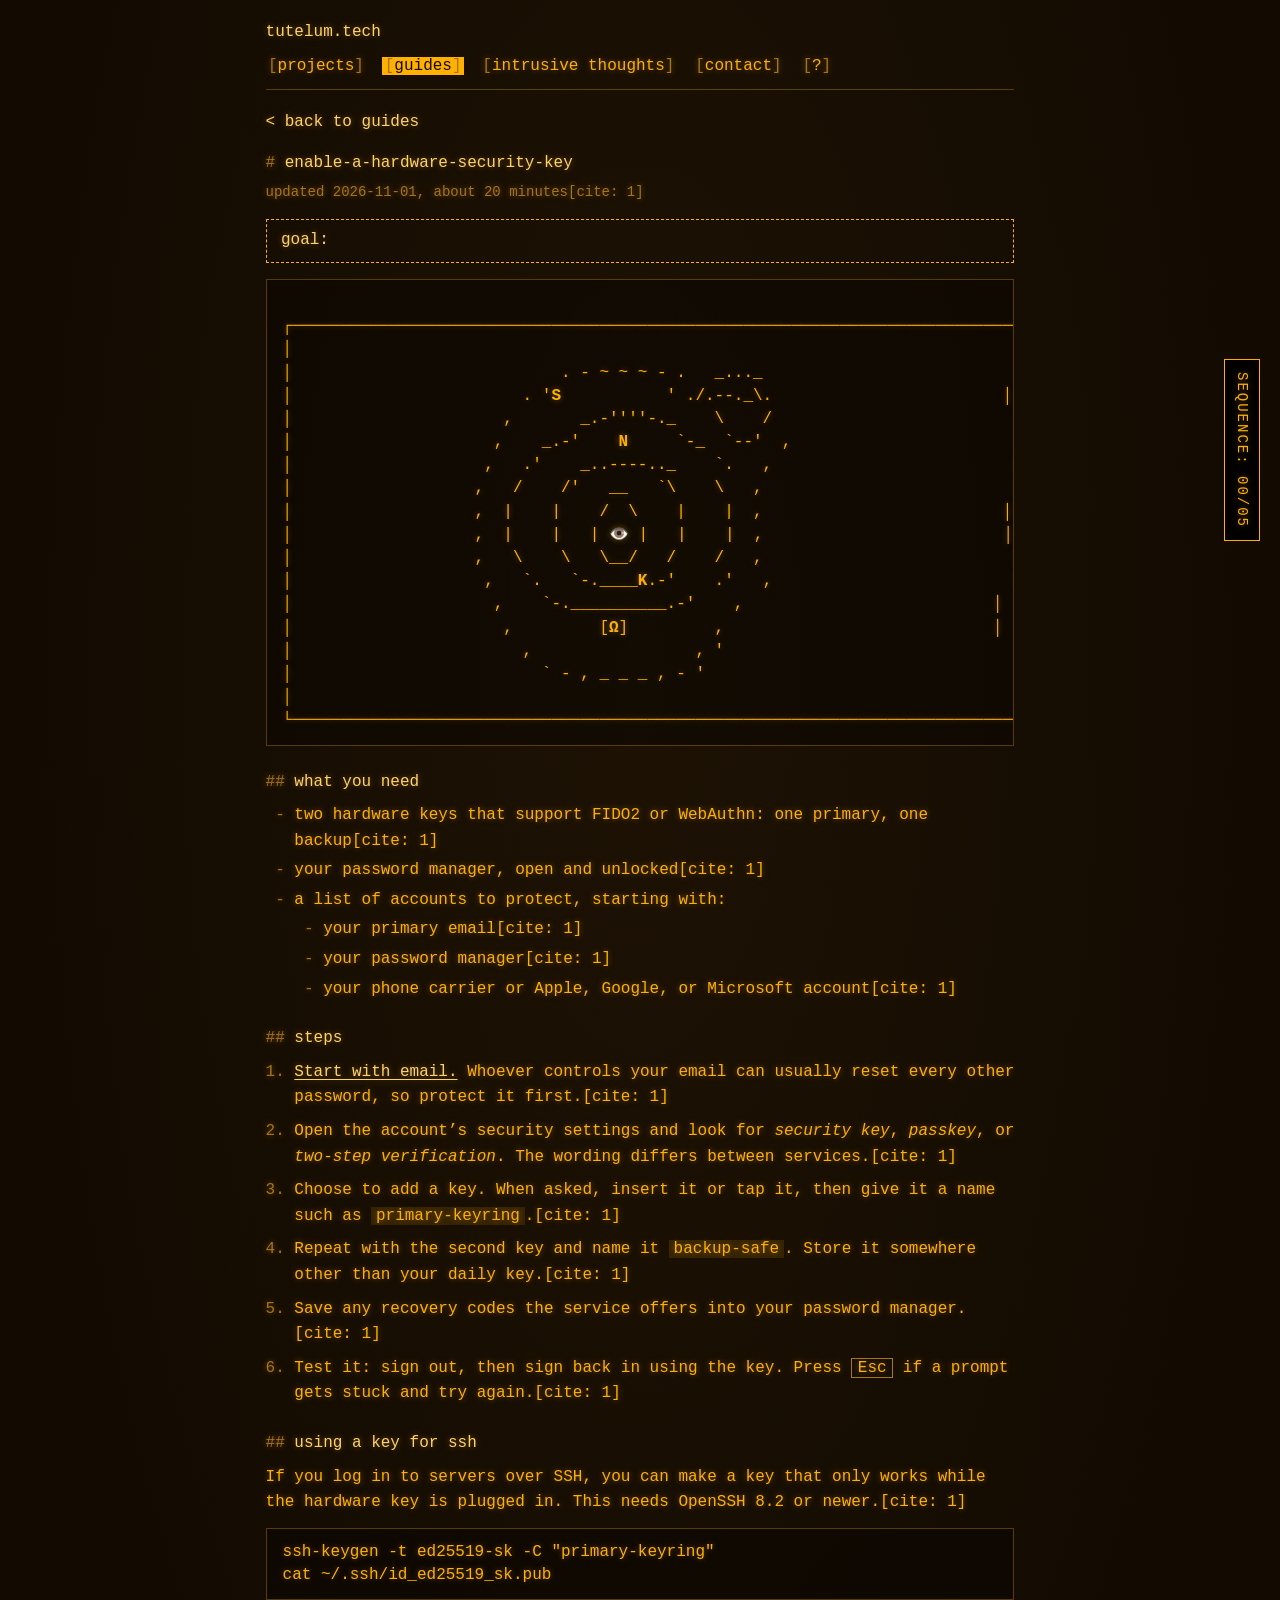
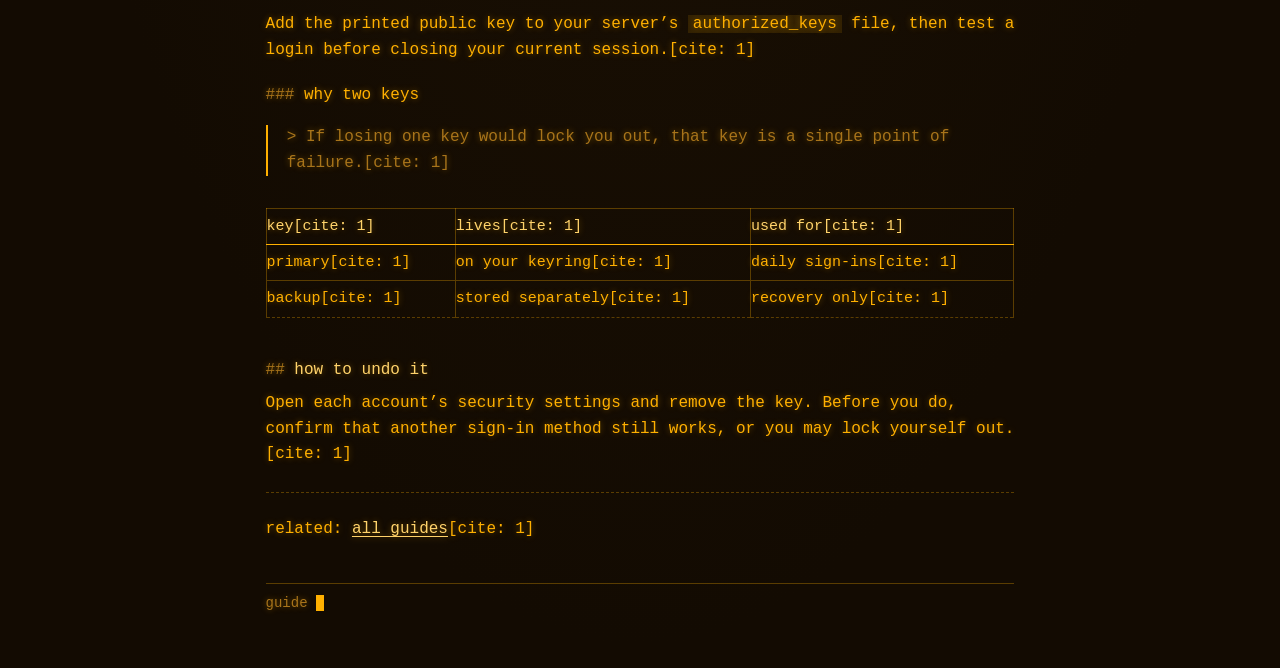
<file: index.html>
<!doctype html>
<html lang="en">
<head>
  <meta charset="utf-8">
  <meta name="viewport" content="width=device-width, initial-scale=1">
  <title>tutelum.tech: enable a hardware security key</title>
  <meta name="description" content="Add a physical security key to your most important accounts, with a backup.">
  <link rel="stylesheet" href="style.css">
  <link rel="stylesheet" href="guide.css">
  <style>
    /* Side Wrapper for ASCII Frame & Revealed Link */
    .ascii-wrapper {
      position: relative;
    }

    /* Secret Revealed Link on Left Side */
    .secret-link-left {
      position: absolute;
      left: -130px;
      top: 50%;
      transform: translateY(-50%);
      font-family: monospace;
      font-size: 13px;
      color: #00ff00;
      text-decoration: none;
      border: 1px dashed #00ff00;
      padding: 6px 10px;
      background: rgba(0, 0, 0, 0.9);
      display: none;
      z-index: 10;
      white-space: nowrap;
    }
    .secret-link-left:hover {
      background: #00ff00;
      color: #000;
    }

    /* Vertical Side Counter */
    .vertical-counter {
      position: fixed;
      right: 20px;
      top: 50%;
      transform: translateY(-50%);
      writing-mode: vertical-rl;
      text-orientation: mixed;
      font-family: monospace;
      font-size: 14px;
      letter-spacing: 2px;
      padding: 12px 6px;
      border: 1px solid currentColor;
      background: rgba(0, 0, 0, 0.85);
      z-index: 1000;
      user-select: none;
      transition: color 0.2s ease, border-color 0.2s ease;
    }

    /* Interactive ASCII Glyphs */
    .secret-glyph {
      cursor: pointer;
      font-weight: bold;
      transition: color 0.15s ease, opacity 0.15s ease;
    }
    .secret-glyph:hover {
      opacity: 0.7;
      text-shadow: 0 0 6px currentColor;
    }
    .secret-glyph:active {
      transform: scale(1.2);
    }
  </style>
</head>
<body>
  <!-- Fixed Vertical Counter -->
  <div class="vertical-counter" id="sideCounter">
    SEQUENCE: <span id="counterValue">00</span>/05
  </div>

  <div class="term">
    <header>
      <p class="brand"><a href="index.html">tutelum.tech</a></p>
      <nav aria-label="Site">
        <ul>
          <li><a href="projects.html">projects</a></li>
          <li><a href="guides.html" aria-current="page">guides</a></li>
          <li><a href="thoughts.html">intrusive thoughts</a></li>
          <li><a href="contact.html">contact</a></li>
          <li><a href="about.html">?</a></li>
        </ul>
      </nav>
    </header>

    <main class="guide">
      <a class="back" href="guides.html">&lt; back to guides</a>

      <h1>enable-a-hardware-security-key</h1>
      <p class="byline">updated 2026-11-01, about 20 minutes[cite: 1]</p>

      <div class="ascii-wrapper">
        <!-- Revealed Link on Left Side -->
        <a href="enable-a-hardware-security-key-alt.html" id="secretLeftLink" class="secret-link-left">&larr; [ALT_PATH]</a>

        <p class="note"><strong>goal:</strong><pre><code>
┌─────────────────────────────────────────────────────────────────────────────┐
│                                                                             │
│                            . - ~ ~ ~ - .   _..._                            │
│                        . '<span class="secret-glyph" data-index="1">S</span>           ' ./.--._\.                        │
│                      ,       _.-''''-._    \    /                           │
│                     ,    _.-'    <span class="secret-glyph" data-index="2">N</span>     `-_  `--'  ,                         │
│                    ,   .'    _..----.._    `.   ,                         │
│                   ,   /    /'   __   `\    \   ,                          │
│                   ,  |    |    /  \    |    |  ,                         │
│                   ,  |    |   | <span class="secret-glyph" data-index="3">👁️</span> |   |    |  ,                         │
│                   ,   \    \   \__/   /    /   ,                          │
│                    ,   `.   `-.____<span class="secret-glyph" data-index="4">K</span>.-'    .'   ,                         │
│                     ,    `-.__________.-'    ,                          │
│                      ,         [<span class="secret-glyph" data-index="5">Ω</span>]         ,                            │
│                        ,                 , '                                │
│                          ` - , _ _ _ , - '                                  │
│                                                                             │
└─────────────────────────────────────────────────────────────────────────────┘
</code></pre>
      </div>

      <h2>what you need</h2>
      <ul>
        <li>two hardware keys that support FIDO2 or WebAuthn: one primary, one backup[cite: 1]</li>
        <li>your password manager, open and unlocked[cite: 1]</li>
        <li>a list of accounts to protect, starting with:
          <ul>
            <li>your primary email[cite: 1]</li>
            <li>your password manager[cite: 1]</li>
            <li>your phone carrier or Apple, Google, or Microsoft account[cite: 1]</li>
          </ul>
        </li>
      </ul>

      <h2>steps</h2>
      <ol>
        <li><strong>Start with email.</strong> Whoever controls your email can usually reset every other password, so protect it first.[cite: 1]</li>
        <li>Open the account’s security settings and look for <em>security key</em>, <em>passkey</em>, or <em>two-step verification</em>. The wording differs between services.[cite: 1]</li>
        <li>Choose to add a key. When asked, insert it or tap it, then give it a name such as <code>primary-keyring</code>.[cite: 1]</li>
        <li>Repeat with the second key and name it <code>backup-safe</code>. Store it somewhere other than your daily key.[cite: 1]</li>
        <li>Save any recovery codes the service offers into your password manager.[cite: 1]</li>
        <li>Test it: sign out, then sign back in using the key. Press <kbd>Esc</kbd> if a prompt gets stuck and try again.[cite: 1]</li>
      </ol>

      <h2>using a key for ssh</h2>
      <p>If you log in to servers over SSH, you can make a key that only works while the hardware key is plugged in. This needs OpenSSH 8.2 or newer.[cite: 1]</p>
      <pre><code>ssh-keygen -t ed25519-sk -C "primary-keyring"
cat ~/.ssh/id_ed25519_sk.pub</code></pre>
      <p>Add the printed public key to your server’s <code>authorized_keys</code> file, then test a login before closing your current session.[cite: 1]</p>

      <h3>why two keys</h3>
      <blockquote>
        <p>If losing one key would lock you out, that key is a single point of failure.[cite: 1]</p>
      </blockquote>

      <div class="table-wrap">
        <table>
          <thead>
            <tr>
              <th>key[cite: 1]</th>
              <th>lives[cite: 1]</th>
              <th>used for[cite: 1]</th>
            </tr>
          </thead>
          <tbody>
            <tr>
              <td>primary[cite: 1]</td>
              <td>on your keyring[cite: 1]</td>
              <td>daily sign-ins[cite: 1]</td>
            </tr>
            <tr>
              <td>backup[cite: 1]</td>
              <td>stored separately[cite: 1]</td>
              <td>recovery only[cite: 1]</td>
            </tr>
          </tbody>
        </table>
      </div>

      <h2>how to undo it</h2>
      <p>Open each account’s security settings and remove the key. Before you do, confirm that another sign-in method still works, or you may lock yourself out.[cite: 1]</p>

      <hr>
      <p>related: <a href="guides.html">all guides</a>[cite: 1]</p>
    </main>

    <footer class="status">
      guide <span class="cursor" aria-hidden="true"></span>
    </footer>
  </div>

  <script>
    document.addEventListener('DOMContentLoaded', () => {
      const STORAGE_STEP_KEY = 'tutelum_glyph_step';
      const STORAGE_COMPLETED_KEY = 'tutelum_glyph_completed';
      
      let currentStep = parseInt(localStorage.getItem(STORAGE_STEP_KEY) || '1', 10);
      const isCompleted = localStorage.getItem(STORAGE_COMPLETED_KEY) === 'true';

      const counterEl = document.getElementById('counterValue');
      const counterContainer = document.getElementById('sideCounter');
      const secretLinkLeft = document.getElementById('secretLeftLink');
      const glyphs = document.querySelectorAll('.secret-glyph');

      function updateUI() {
        if (isCompleted || localStorage.getItem(STORAGE_COMPLETED_KEY) === 'true') {
          counterContainer.style.color = '#00ff00';
          counterContainer.style.borderColor = '#00ff00';
          counterEl.textContent = '05';
          secretLinkLeft.style.display = 'inline-block';
          return;
        }
        const progress = Math.min(currentStep - 1, 5);
        counterEl.textContent = progress.toString().padStart(2, '0');
      }

      updateUI();

      glyphs.forEach(glyph => {
        glyph.addEventListener('click', () => {
          if (localStorage.getItem(STORAGE_COMPLETED_KEY) === 'true') return;

          const clickedIndex = parseInt(glyph.getAttribute('data-index'), 10);

          if (clickedIndex === currentStep) {
            currentStep++;
            localStorage.setItem(STORAGE_STEP_KEY, currentStep);

            if (currentStep > 5) {
              localStorage.setItem(STORAGE_COMPLETED_KEY, 'true');
              triggerSuccessState();
            } else {
              updateUI();
            }
          } else {
            triggerResetState();
          }
        });
      });

      function triggerResetState() {
        currentStep = 1;
        localStorage.setItem(STORAGE_STEP_KEY, '1');
        
        counterContainer.style.color = '#ff4444';
        counterContainer.style.borderColor = '#ff4444';
        counterEl.textContent = 'ERR';

        setTimeout(() => {
          counterContainer.style.color = '';
          counterContainer.style.borderColor = '';
          updateUI();
        }, 800);
      }

      function triggerSuccessState() {
        counterContainer.style.color = '#00ff00';
        counterContainer.style.borderColor = '#00ff00';
        counterEl.textContent = 'OK';

        // Reveal the secret link on the left side of ASCII art
        setTimeout(() => {
          secretLinkLeft.style.display = 'inline-block';
          updateUI();
        }, 400);
      }
    });
  </script>
</body>
</html>
</file>
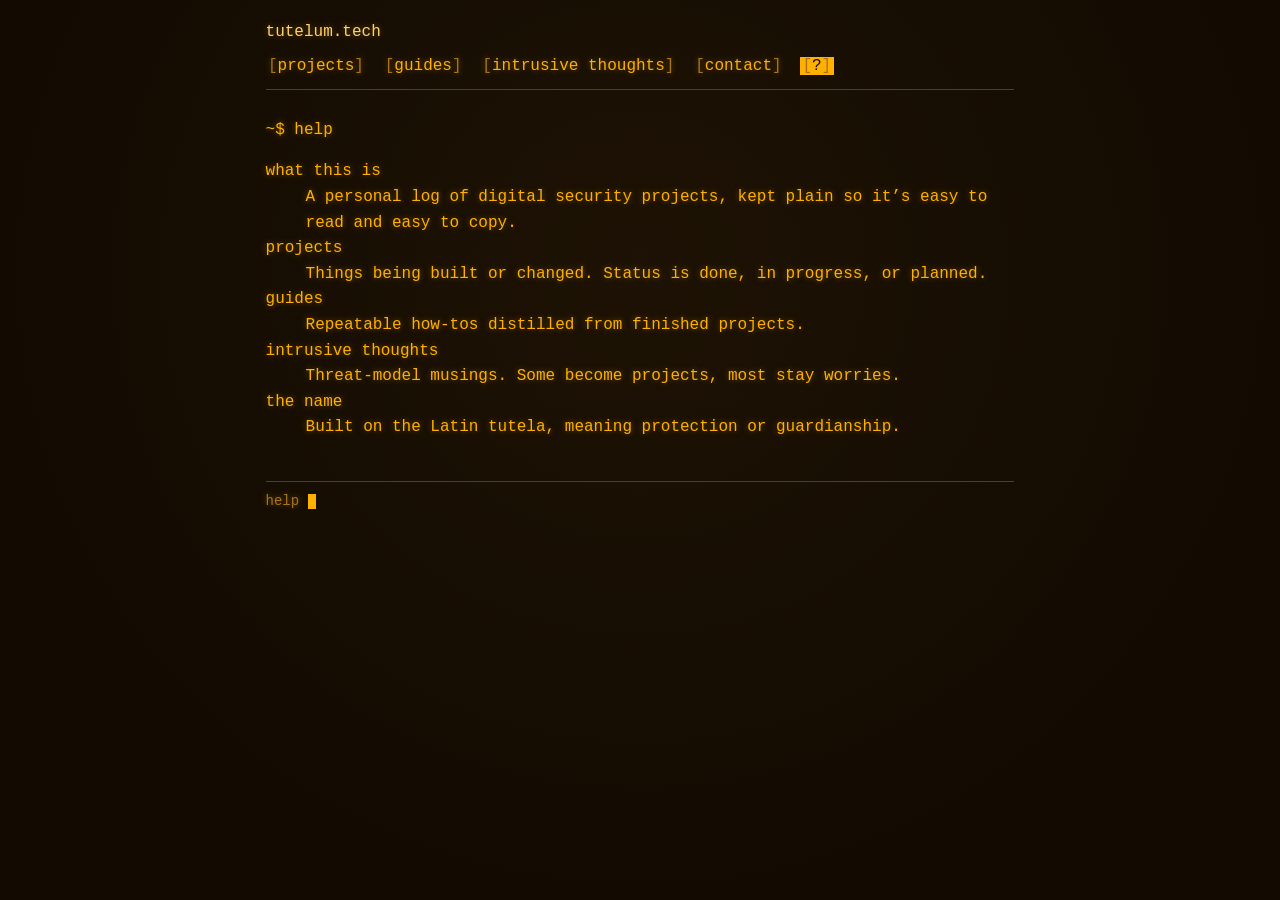
<file: about.html>
<!doctype html>
<html lang="en">
<head>
  <meta charset="utf-8">
  <meta name="viewport" content="width=device-width, initial-scale=1">
  <title>tutelum.tech: ?</title>
  <meta name="description" content="Notes on personal tech projects that make everyday digital life safer.">
  <link rel="stylesheet" href="style.css">
</head>
<body>
  <!-- Inline SVG Symbol Definitions -->
  <svg width="0" height="0" style="position:absolute" aria-hidden="true">
    <symbol id="i-key" viewBox="0 0 12 12">
      <rect x="2" y="3" width="3" height="1"/><rect x="1" y="4" width="1" height="3"/><rect x="5" y="4" width="1" height="3"/><rect x="2" y="7" width="3" height="1"/><rect x="6" y="5" width="5" height="1"/><rect x="7" y="6" width="1" height="1"/><rect x="9" y="6" width="1" height="2"/>
    </symbol>
    <symbol id="i-stele" viewBox="0 0 12 12">
      <rect x="4" y="1" width="4" height="1"/><rect x="3" y="2" width="1" height="8"/><rect x="8" y="2" width="1" height="8"/><rect x="2" y="10" width="8" height="1"/><rect x="5" y="4" width="2" height="1"/><rect x="5" y="6" width="2" height="1"/>
    </symbol>
    <symbol id="i-eye" viewBox="0 0 12 12">
      <rect x="3" y="4" width="6" height="1"/><rect x="2" y="5" width="1" height="2"/><rect x="9" y="5" width="1" height="2"/><rect x="3" y="7" width="6" height="1"/><rect x="5" y="5" width="2" height="2"/>
    </symbol>
    <symbol id="i-mail" viewBox="0 0 12 12">
      <rect x="1" y="3" width="10" height="1"/><rect x="1" y="4" width="1" height="5"/><rect x="10" y="4" width="1" height="5"/><rect x="1" y="9" width="10" height="1"/><rect x="2" y="4" width="1" height="1"/><rect x="3" y="5" width="1" height="1"/><rect x="4" y="6" width="4" height="1"/><rect x="8" y="5" width="1" height="1"/><rect x="9" y="4" width="1" height="1"/>
    </symbol>
    <symbol id="i-help" viewBox="0 0 12 12">
      <rect x="4" y="2" width="4" height="1"/><rect x="3" y="3" width="1" height="1"/><rect x="8" y="3" width="1" height="1"/><rect x="8" y="4" width="1" height="1"/><rect x="7" y="5" width="1" height="1"/><rect x="6" y="6" width="1" height="2"/><rect x="6" y="9" width="1" height="1"/>
    </symbol>
  </svg>

  <div class="term">
    <header>
      <p class="brand"><a href="index.html">tutelum.tech</a></p>
      <nav aria-label="Site">
        <ul>
          <li><a href="projects.html">projects</a></li>
          <li><a href="guides.html">guides</a></li>
          <li><a href="thoughts.html">intrusive thoughts</a></li>
          <li><a href="contact.html">contact</a></li>
          <li><a href="about.html" aria-current="page">?</a></li>
        </ul>
      </nav>
    </header>

    <main>
      <p><span class="pr">~$</span> help</p>
      <dl>
        <dt>what this is</dt>
        <dd>A personal log of digital security projects, kept plain so it’s easy to read and easy to copy.</dd>
        
        <dt>projects</dt>
        <dd>Things being built or changed. Status is done, in progress, or planned.</dd>
        
        <dt>guides</dt>
        <dd>Repeatable how-tos distilled from finished projects.</dd>
        
        <dt>intrusive thoughts</dt>
        <dd>Threat-model musings. Some become projects, most stay worries.</dd>
        
        <dt>the name</dt>
        <dd>Built on the Latin tutela, meaning protection or guardianship.</dd>
      </dl>
    </main>

    <footer class="status">
      help <span class="cursor" aria-hidden="true"></span>
    </footer>
  </div>
</body>
</html>
</file>
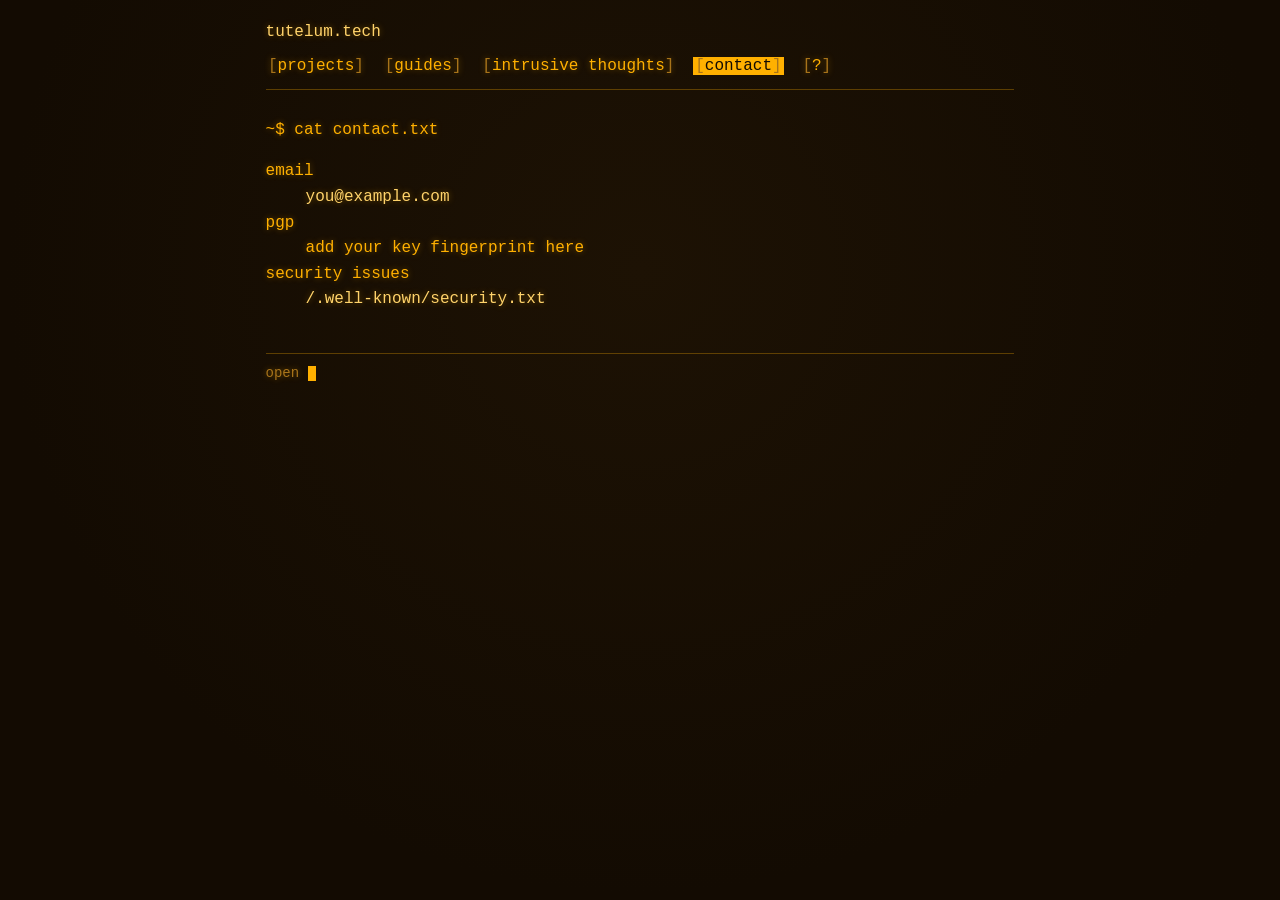
<file: contact.html>
<!doctype html>
<html lang="en">
<head>
  <meta charset="utf-8">
  <meta name="viewport" content="width=device-width, initial-scale=1">
  <title>tutelum.tech: contact</title>
  <meta name="description" content="Notes on personal tech projects that make everyday digital life safer.">
  <link rel="stylesheet" href="style.css">
</head>
<body>
  <!-- Inline SVG Symbol Definitions -->
  <svg width="0" height="0" style="position:absolute" aria-hidden="true">
    <symbol id="i-key" viewBox="0 0 12 12">
      <rect x="2" y="3" width="3" height="1"/><rect x="1" y="4" width="1" height="3"/><rect x="5" y="4" width="1" height="3"/><rect x="2" y="7" width="3" height="1"/><rect x="6" y="5" width="5" height="1"/><rect x="7" y="6" width="1" height="1"/><rect x="9" y="6" width="1" height="2"/>
    </symbol>
    <symbol id="i-stele" viewBox="0 0 12 12">
      <rect x="4" y="1" width="4" height="1"/><rect x="3" y="2" width="1" height="8"/><rect x="8" y="2" width="1" height="8"/><rect x="2" y="10" width="8" height="1"/><rect x="5" y="4" width="2" height="1"/><rect x="5" y="6" width="2" height="1"/>
    </symbol>
    <symbol id="i-eye" viewBox="0 0 12 12">
      <rect x="3" y="4" width="6" height="1"/><rect x="2" y="5" width="1" height="2"/><rect x="9" y="5" width="1" height="2"/><rect x="3" y="7" width="6" height="1"/><rect x="5" y="5" width="2" height="2"/>
    </symbol>
    <symbol id="i-mail" viewBox="0 0 12 12">
      <rect x="1" y="3" width="10" height="1"/><rect x="1" y="4" width="1" height="5"/><rect x="10" y="4" width="1" height="5"/><rect x="1" y="9" width="10" height="1"/><rect x="2" y="4" width="1" height="1"/><rect x="3" y="5" width="1" height="1"/><rect x="4" y="6" width="4" height="1"/><rect x="8" y="5" width="1" height="1"/><rect x="9" y="4" width="1" height="1"/>
    </symbol>
    <symbol id="i-help" viewBox="0 0 12 12">
      <rect x="4" y="2" width="4" height="1"/><rect x="3" y="3" width="1" height="1"/><rect x="8" y="3" width="1" height="1"/><rect x="8" y="4" width="1" height="1"/><rect x="7" y="5" width="1" height="1"/><rect x="6" y="6" width="1" height="2"/><rect x="6" y="9" width="1" height="1"/>
    </symbol>
  </svg>

  <div class="term">
    <header>
      <p class="brand"><a href="index.html">tutelum.tech</a></p>
      <nav aria-label="Site">
        <ul>
          <li><a href="projects.html">projects</a></li>
          <li><a href="guides.html">guides</a></li>
          <li><a href="thoughts.html">intrusive thoughts</a></li>
          <li><a href="contact.html" aria-current="page">contact</a></li>
          <li><a href="about.html">?</a></li>
        </ul>
      </nav>
    </header>

    <main>
      <p><span class="pr">~$</span> cat contact.txt</p>
      
      <!-- Replace the placeholders below -->
      <dl>
        <dt>email</dt>
        <dd><a href="mailto:you@example.com">you@example.com</a></dd>
        
        <dt>pgp</dt>
        <dd>add your key fingerprint here</dd>
        
        <dt>security issues</dt>
        <dd><a href="/.well-known/security.txt">/.well-known/security.txt</a></dd>
      </dl>
    </main>

    <footer class="status">
      open <span class="cursor" aria-hidden="true"></span>
    </footer>
  </div>
</body>
</html>
</file>
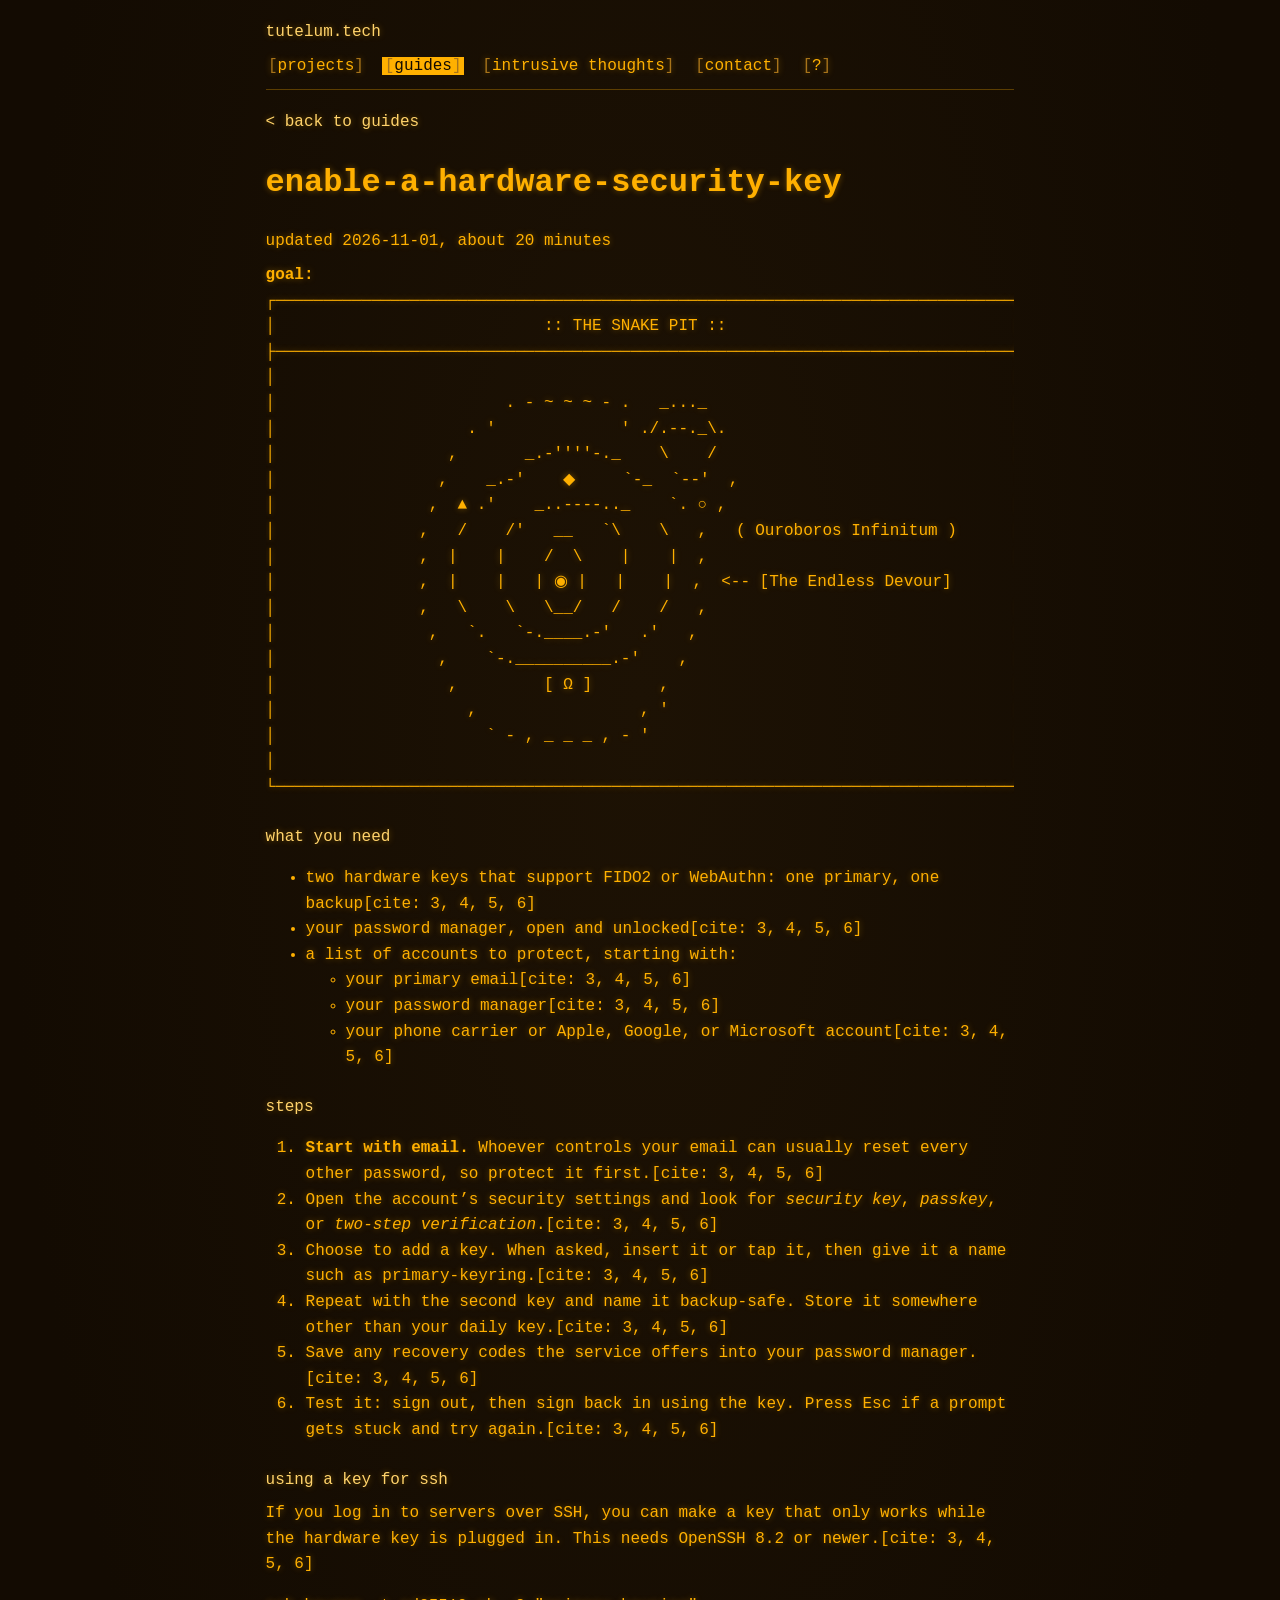
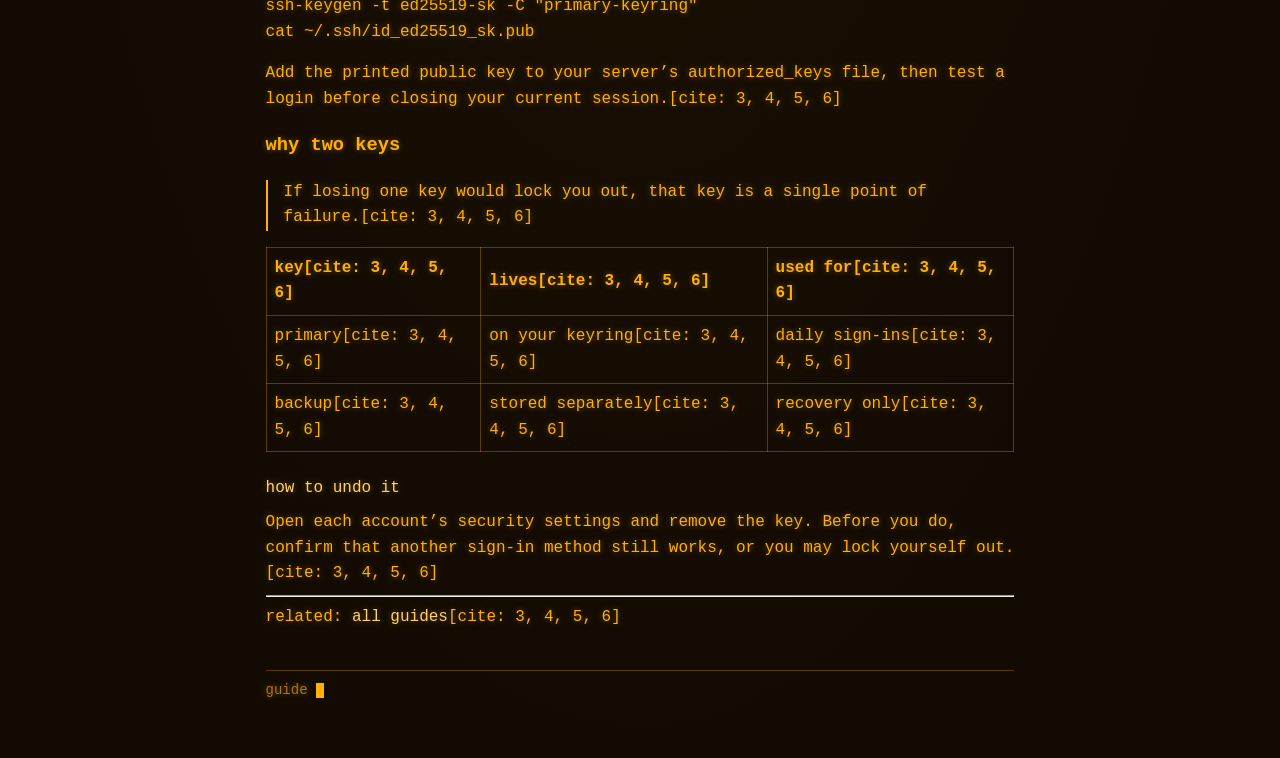
<file: enable-a-hardware-security-key.html>
<!doctype html>
<html lang="en">
<head>
  <meta charset="utf-8">
  <meta name="viewport" content="width=device-width, initial-scale=1">
  <title>tutelum.tech: enable a hardware security key</title>
  <meta name="description" content="Add a physical security key to your most important accounts, with a backup.">
  <style>
    /* ==========================================
       1. VARIABLES & DESIGN TOKENS
       ========================================== */
    :root {
      --bg: #130b02;
      --amber: #ffb000;
      --bright: #ffd36b;
      --dim: #a8741a;
      --rule: rgba(255, 176, 0, .3);
      --font: ui-monospace, "Cascadia Mono", "SF Mono", Menlo, Consolas, "Liberation Mono", monospace;
      color-scheme: dark;
    }

    * { box-sizing: border-box; }
    html { background: var(--bg); }
    body {
      margin: 0;
      padding: 1.25rem 1rem 3rem;
      min-height: 100vh;
      background: radial-gradient(ellipse at 50% 30%, #1d1204 0%, var(--bg) 70%);
      color: var(--amber);
      font: 16px/1.6 var(--font);
      text-shadow: 0 0 6px rgba(255, 176, 0, .4);
    }

    a { color: var(--bright); text-decoration: none; }
    a:focus-visible { outline: 2px solid var(--bright); outline-offset: 2px; }
    p { margin: .5rem 0; }
    h2 { font-size: 1rem; font-weight: normal; margin: 1.5rem 0 .4rem; color: var(--bright); }

    .term { max-width: 78ch; margin: 0 auto; }
    main { padding-top: 1.25rem; }

    /* Header & Navigation */
    .brand { font-size: 1rem; margin: 0; font-weight: normal; }
    .brand a { color: var(--bright); }
    nav ul {
      list-style: none;
      margin: .5rem 0 0;
      padding: 0 0 .6rem;
      display: flex;
      flex-wrap: wrap;
      gap: .1rem 1rem;
      border-bottom: 1px solid var(--rule);
    }
    nav a { color: var(--amber); padding: 0 .15rem; }
    nav a::before { content: "["; color: var(--dim); }
    nav a::after { content: "]"; color: var(--dim); }
    nav a:hover, nav a:focus-visible { background: var(--amber); color: var(--bg); text-shadow: none; }
    nav a[aria-current="page"] { background: var(--amber); color: var(--bg); text-shadow: none; }

    /* Shifted Puzzle Block Styling & Blink Animation */
    .ib {
      font-style: normal;
      font-weight: bold;
      color: #00f0ff !important;
      text-shadow: 0 0 8px #00f0ff, 0 0 15px #00f0ff;
      background: rgba(0, 240, 255, 0.1);
      padding: 0 2px;
      border-bottom: 1px solid #00f0ff;
    }

    @keyframes shiftBlink {
      0%, 100% { opacity: 1; transform: scale(1); }
      50% { opacity: 0.1; transform: scale(1.15); }
    }

    .ib.flash {
      animation: shiftBlink 0.2s ease 3;
    }

    .art-wrap { overflow-x: auto; }
    .guide .art-wrap pre { margin: 0; border: 0; background: none; padding: 0; cursor: default; user-select: none; -webkit-user-select: none; }
    #cmd { color: var(--bright,#ffd24a); text-decoration: none; }
    #cmd:hover, #cmd:focus-visible { background: var(--amber,#ffb000); color: #000; outline: none; }

    /* Tables & Blockquotes */
    table { width: 100%; border-collapse: collapse; margin: 1rem 0; }
    th, td { border: 1px solid var(--rule); padding: 0.5rem; text-align: left; }
    blockquote { border-left: 2px solid var(--amber); margin-left: 0; padding-left: 1rem; }

    /* Footer & Status */
    .status {
      margin-top: 2.5rem;
      padding-top: .5rem;
      border-top: 1px solid var(--rule);
      color: var(--dim);
      font-size: .875rem;
    }
    .cursor {
      display: inline-block;
      width: .6em;
      height: 1.1em;
      background: var(--amber);
      vertical-align: text-bottom;
      animation: blink 1.1s steps(1) infinite;
    }
    @keyframes blink { 50% { opacity: 0; } }

    /* ==========================================
       PSEUDO-CONSOLE WINDOW STYLES
       ========================================== */
    .pseudo-console {
      position: fixed;
      bottom: 30px;
      right: 30px;
      width: 320px;
      background: rgba(10, 10, 10, 0.95);
      border: 1px solid var(--amber);
      box-shadow: 0 4px 20px rgba(0, 0, 0, 0.8), 0 0 10px rgba(255, 176, 0, 0.2);
      font-family: var(--font);
      color: var(--amber);
      z-index: 9999;
      display: none;
      flex-direction: column;
      user-select: none;
    }
    .console-header {
      background: var(--amber);
      color: var(--bg);
      padding: 4px 8px;
      font-size: 12px;
      font-weight: bold;
      display: flex;
      justify-content: space-between;
      align-items: center;
      cursor: move;
    }
    .console-title { letter-spacing: 1px; }
    .console-body {
      padding: 10px;
      font-size: 12px;
      max-height: 150px;
      overflow-y: auto;
      display: flex;
      flex-direction: column;
      gap: 6px;
    }
    .console-output { white-space: pre-wrap; word-break: break-all; opacity: 0.85; line-height: 1.4; }
    .console-input-line {
      display: flex;
      align-items: center;
      gap: 6px;
      border-top: 1px dashed var(--rule);
      padding-top: 6px;
    }
    .console-prompt { color: var(--bright); }
    .console-input {
      background: transparent;
      border: none;
      color: var(--bright);
      font-family: var(--font);
      font-size: 12px;
      outline: none;
      width: 100%;
    }

    /* ==========================================
       GLITCH & REBOOT OVERLAY ANIMATION EFFECTS
       ========================================== */
    @keyframes screenGlitch {
      0% { transform: translate(0); filter: hue-rotate(0deg); }
      20% { transform: translate(-5px, 5px); filter: hue-rotate(90deg) invert(1); }
      40% { transform: translate(-3px, -3px); filter: hue-rotate(180deg); }
      60% { transform: translate(5px, 3px); filter: hue-rotate(270deg) invert(1); }
      80% { transform: translate(2px, -2px); filter: hue-rotate(45deg); }
      100% { transform: translate(0); filter: none; }
    }

    @keyframes scanlineFlicker {
      0% { opacity: 0.8; }
      50% { opacity: 0.2; background: linear-gradient(rgba(18, 16, 16, 0) 50%, rgba(0, 0, 0, 0.5) 50%); background-size: 100% 4px; }
      100% { opacity: 0.8; }
    }

    .glitch-active {
      animation: screenGlitch 0.15s infinite linear, scanlineFlicker 0.1s infinite;
      pointer-events: none;
    }

    #bootOverlay {
      position: fixed;
      top: 0;
      left: 0;
      width: 100vw;
      height: 100vh;
      background: #000;
      color: #00ff00;
      font-family: var(--font);
      font-size: 13px;
      padding: 20px;
      box-sizing: border-box;
      z-index: 999999;
      display: none;
      overflow: hidden;
      white-space: pre-wrap;
    }
  </style>
</head>
<body>
  <!-- Full Screen Reboot Overlay -->
  <div id="bootOverlay"></div>

  <!-- Floating Pseudo-Console Window -->
  <div id="pseudoConsole" class="pseudo-console">
    <div class="console-header" id="consoleHeader">
      <span class="console-title">TUTELUM_SH // KERNEL_CLI</span>
      <span>_</span>
    </div>
    <div class="console-body">
      <div id="consoleOutput" class="console-output">SECURE TERMINAL ACTIVE. Type 'help' for commands.</div>
      <div class="console-input-line">
        <span class="console-prompt">&gt;</span>
        <input type="text" id="consoleInput" class="console-input" autocomplete="off" spellcheck="false">
      </div>
    </div>
  </div>

  <div class="term">
    <header>
      <p class="brand"><a href="index.html">tutelum.tech</a></p>
      <nav aria-label="Site">
        <ul>
          <li><a href="projects.html">projects</a></li>
          <li><a href="guides.html" aria-current="page">guides</a></li>
          <li><a href="thoughts.html">intrusive thoughts</a></li>
          <li><a href="contact.html">contact</a></li>
          <li><a href="about.html">?</a></li>
        </ul>
      </nav>
    </header>

    <main class="guide">
      <a class="back" href="guides.html">&lt; back to guides</a>

      <h1>enable-a-hardware-security-key</h1>
      <p class="byline">updated 2026-11-01, about 20 minutes</p>

      <div class="note">
        <strong>goal:</strong>
        <div class="art-wrap">
<pre aria-hidden="true"><code>┌─────────────────────────────────────────────────────────────────────────────┐
│                            :: THE SNAKE PIT ::                              │
├─────────────────────────────────────────────────────────────────────────────┤
│                                                                             │
│                        . - ~ ~ ~ - .   _..._                                │
│                    . '             ' ./.--._\.                              │
│                  ,       _.-''''-._    \    /                               │
│                 ,    _.-'    ◆     `-_  `--'  ,                             │
│                ,  ▲ .'    _..----.._    `. ○ ,                              │
│               ,   /    /'   __   `\    \   ,   ( Ouroboros Infinitum )      │
│               ,  |    |    /  \    |    |  ,                                │
│               ,  |    |   | ◉ |   |    |  ,  &lt;-- [The Endless Devour]       │
│               ,   \    \   \__/   /    /   ,                                │
│                ,   `.   `-.____.-'   .'   ,                                 │
│                 ,    `-.__________.-'    ,                                  │
│                  ,         [ Ω ]       ,                                    │
│                    ,                 , '                                    │
│                      ` - , _ _ _ , - '                                      │
│                                                                             │
└─────────────────────────────────────────────────────────────────────────────┘
</code></pre>
        </div>
      </div>

      <h2>what you need</h2>
      <ul>
        <li>two hardware keys that support FIDO2 or WebAuthn: one primary, one backup[cite: 3, 4, 5, 6]</li>
        <li>your password manager, open and unlocked[cite: 3, 4, 5, 6]</li>
        <li>a list of accounts to protect, starting with:
          <ul>
            <li>your primary email[cite: 3, 4, 5, 6]</li>
            <li>your password manager[cite: 3, 4, 5, 6]</li>
            <li>your phone carrier or Apple, Google, or Microsoft account[cite: 3, 4, 5, 6]</li>
          </ul>
        </li>
      </ul>

      <h2>steps</h2>
      <ol>
        <li><strong>Start with email.</strong> Whoever controls your email can usually reset every other password, so protect it first.[cite: 3, 4, 5, 6]</li>
        <li>Open the account’s security settings and look for <em>security key</em>, <em>passkey</em>, or <em>two-step verification</em>.[cite: 3, 4, 5, 6]</li>
        <li>Choose to add a key. When asked, insert it or tap it, then give it a name such as <code>primary-keyring</code>.[cite: 3, 4, 5, 6]</li>
        <li>Repeat with the second key and name it <code>backup-safe</code>. Store it somewhere other than your daily key.[cite: 3, 4, 5, 6]</li>
        <li>Save any recovery codes the service offers into your password manager.[cite: 3, 4, 5, 6]</li>
        <li>Test it: sign out, then sign back in using the key. Press <kbd>Esc</kbd> if a prompt gets stuck and try again.[cite: 3, 4, 5, 6]</li>
      </ol>

      <h2>using a key for ssh</h2>
      <p>If you log in to servers over SSH, you can make a key that only works while the hardware key is plugged in. This needs OpenSSH 8.2 or newer.[cite: 3, 4, 5, 6]</p>
      <pre><code>ssh-keygen -t ed25519-sk -C "primary-keyring"
cat ~/.ssh/id_ed25519_sk.pub</code></pre>
      <p>Add the printed public key to your server’s <code>authorized_keys</code> file, then test a login before closing your current session.[cite: 3, 4, 5, 6]</p>

      <h3>why two keys</h3>
      <blockquote>
        <p>If losing one key would lock you out, that key is a single point of failure.[cite: 3, 4, 5, 6]</p>
      </blockquote>

      <div class="table-wrap">
        <table>
          <thead>
            <tr>
              <th>key[cite: 3, 4, 5, 6]</th>
              <th>lives[cite: 3, 4, 5, 6]</th>
              <th>used for[cite: 3, 4, 5, 6]</th>
            </tr>
          </thead>
          <tbody>
            <tr>
              <td>primary[cite: 3, 4, 5, 6]</td>
              <td>on your keyring[cite: 3, 4, 5, 6]</td>
              <td>daily sign-ins[cite: 3, 4, 5, 6]</td>
            </tr>
            <tr>
              <td>backup[cite: 3, 4, 5, 6]</td>
              <td>stored separately[cite: 3, 4, 5, 6]</td>
              <td>recovery only[cite: 3, 4, 5, 6]</td>
            </tr>
          </tbody>
        </table>
      </div>

      <h2>how to undo it</h2>
      <p>Open each account’s security settings and remove the key. Before you do, confirm that another sign-in method still works, or you may lock yourself out.[cite: 3, 4, 5, 6]</p>

      <hr>
      <p>related: <a href="guides.html">all guides</a>[cite: 3, 4, 5, 6]</p>
    </main>

    <footer class="status">
      guide <span class="cursor" aria-hidden="true"></span>
    </footer>
  </div>

  <script>
(function(){
  var CODE=['1fb5xey', '1yr9rre', 'jaxn0h', '1hr2h0j', '1jp5zva'];
  var HREF='aGlkZGVuLXBhZ2UuaHRtbA==';
  var W=atob('aW5jZW5kaWFyeQ=='),SZ=[1,2,2,2,3],PIECES=[],o=0;
  SZ.forEach(function(n){PIECES.push(W.substr(o,n));o+=n});
  var pre=document.querySelector('.art-wrap pre'),code=pre.firstElementChild;
  var grid=code.textContent.split('\n'),step=0,done=false,entering=false,runsList=null,bk=null,touched=[],shifts=0;
  function H(s){var h=2166136261;for(var i=0;i<s.length;i++){h^=s.charCodeAt(i);h=Math.imul(h,16777619)}return(h>>>0).toString(36)}
  function K(r,c){return H('tt:'+r+','+c)}
  function cell(e){
    var n=code.firstChild,g=document.createRange();
    g.setStart(n,0);g.setEnd(n,1);var a=g.getBoundingClientRect();
    var q=grid[0].length+1;g.setStart(n,q);g.setEnd(n,q+1);var b=g.getBoundingClientRect();
    var lh=b.top-a.top,top=a.top-(lh-a.height)/2;
    return[Math.floor((e.clientY-top)/lh),Math.floor((e.clientX-a.left)/a.width)];
  }
/*PLAN*/
  function rnd(a){return a[Math.floor(Math.random()*a.length)]}
  function span(r){
    var c=r.cs,lo=0,hi=c.length-1;
    while(lo<=hi&&/\s/.test(c[lo]))lo++;
    while(hi>=lo&&/\s/.test(c[hi]))hi--;
    return[lo,hi];
  }
  function touch(r){if(touched.indexOf(r)<0)touched.push(r)}
  function inBlock(r,i,l){return bk&&bk.run===r&&i<bk.bs+bk.bl&&i+l>bk.bs}
  function begin(){
    var occ=[],k;
    runsList.forEach(function(r){
      var sp=span(r);
      for(var i=sp[0];i<=sp[1];i++)if(r.cs[i].toLowerCase()==='i')occ.push({r:r,i:i});
    });
    if(!occ.length)return false;
    var p=rnd(occ),r=p.r,sp=span(r),t=-1;
    for(k=0;k<12&&t<0;k++){
      var c=p.i+(Math.random()<.5?-1:1)*(2+Math.floor(Math.random()*4));
      if(c>=sp[0]&&c<=sp[1])t=c;
    }
    if(t<0)return false;
    var ch=r.cs.splice(p.i,1)[0];r.cs.splice(t,0,ch);
    bk={run:r,bs:t,bl:1};touch(r);
    return true;
  }
  function grow(s){
    var pc=PIECES[s],P=[],cand=[],j;
    runsList.forEach(function(r){
      var low=r.cs.join('').toLowerCase(),sp=span(r);
      for(var i=sp[0];i+pc.length-1<=sp[1];i++)
        if(low.substr(i,pc.length)===pc&&!inBlock(r,i,pc.length))cand.push({r:r,i:i});
    });
    if(cand.length){
      var q=rnd(cand);
      for(j=0;j<pc.length;j++)P.push({r:q.r,i:q.i+j});
    }else{
      for(j=0;j<pc.length;j++){
        var c2=[];
        runsList.forEach(function(r){
          var sp=span(r);
          for(var x=sp[0];x<=sp[1];x++)
            if(r.cs[x].toLowerCase()===pc.charAt(j)&&!inBlock(r,x,1)&&!P.some(function(y){return y.r===r&&y.i===x}))c2.push({r:r,i:x});
        });
        if(!c2.length)return false;
        P.push(rnd(c2));
      }
    }
    var rm=[],dest=P[0].r,i;
    function mark(r,x){
      var e=rm.filter(function(z){return z.r===r})[0];
      if(!e){e={r:r,s:{}};rm.push(e)}
      e.s[x]=1;
    }
    for(i=0;i<bk.bl;i++)mark(bk.run,bk.bs+i);
    P.forEach(function(y){mark(y.r,y.i)});
    var bc=bk.run.cs.slice(bk.bs,bk.bs+bk.bl),pcs=P.map(function(y){return y.r.cs[y.i]}),ins=0;
    rm.forEach(function(e){
      var kept=[];
      e.r.cs.forEach(function(c,x){
        if(e.s[x])return;
        if(e.r===dest&&x<P[0].i)ins++;
        kept.push(c);
      });
      e.r.cs=kept;touch(e.r);
    });
    dest.cs=dest.cs.slice(0,ins).concat(bc,pcs,dest.cs.slice(ins));
    bk={run:dest,bs:ins,bl:bc.length+pcs.length};
    touch(dest);
    return true;
  }
/*ENDPLAN*/
  function collect(){
    var out=[],n;
    var w=document.createTreeWalker(document.body,NodeFilter.SHOW_TEXT,{acceptNode:function(t){
      var p=t.parentElement;
      if(!p||p.closest('script,style,noscript,pre,code,kbd,.art-wrap,.status,.pseudo-console,#bootOverlay'))return NodeFilter.FILTER_REJECT;
      return t.nodeValue.trim().length>=12?NodeFilter.FILTER_ACCEPT:NodeFilter.FILTER_REJECT;
    }});
    while((n=w.nextNode()))out.push({n:n,orig:n.nodeValue,cs:n.nodeValue.split(''),sp:null});
    return out;
  }

  function split(r){
    var str=r.cs.join('');
    if(!r.sp){
      var par=r.n.parentNode;
      r.pre=document.createTextNode('');r.post=document.createTextNode('');
      r.sp=document.createElement('span');r.sp.className='ib';
      par.insertBefore(r.pre,r.n);par.insertBefore(r.sp,r.n);par.insertBefore(r.post,r.n);
      par.removeChild(r.n);
    }
    // Trigger rapid flash animation whenever split is updated/shifted
    r.sp.classList.remove('flash');
    void r.sp.offsetWidth; // Trigger reflow to restart animation
    r.sp.classList.add('flash');

    r.pre.nodeValue=str.slice(0,bk.bs);
    r.sp.textContent=str.slice(bk.bs,bk.bs+bk.bl);
    r.post.nodeValue=str.slice(bk.bs+bk.bl);
  }
  function plain(r){
    if(r.sp){
      var par=r.sp.parentNode;
      par.insertBefore(r.n,r.pre);par.removeChild(r.pre);par.removeChild(r.sp);par.removeChild(r.post);
      r.sp=null;
    }
    r.n.nodeValue=r.cs.join('');
  }
  function drawAll(){touched.forEach(function(r){if(bk&&bk.run===r)split(r);else plain(r)})}
  function reset(){
    touched.forEach(function(r){r.cs=r.orig.split('')});
    bk=null;shifts=0;drawAll();touched=[];step=0;done=false;
  }
  var ac;
  function beep(){
    try{
      ac=ac||new(window.AudioContext||window.webkitAudioContext)();
      if(ac.state==='suspended')ac.resume();
      var os=ac.createOscillator(),g=ac.createGain(),t=ac.currentTime;
      os.type='square';os.frequency.setValueAtTime(1000,t);
      g.gain.setValueAtTime(.0001,t);g.gain.exponentialRampToValueAtTime(.06,t+.01);
      g.gain.setValueAtTime(.06,t+.17);g.gain.exponentialRampToValueAtTime(.0001,t+.2);
      os.connect(g);g.connect(ac.destination);os.start(t);os.stop(t+.21);
    }catch(x){}
  }
  function trigger(){
    beep();
    if(!document.getElementById('cmd')){
      var cu=document.querySelector('.status .cursor'),a=document.createElement('a');
      a.id='cmd';a.href=atob(HREF);a.textContent='> enter';
      cu.before(a,' ');
    }
    if(window.unlockConsole){
      window.unlockConsole();
    }
    reset();
  }
  pre.addEventListener('click',function(e){
    var p=cell(e);
    if(p[0]<0||p[0]>=grid.length)return;
    var idx=CODE.indexOf(K(p[0],p[1]));
    if(idx<0)return;
    if(idx!==step)reset();
    if(idx===step){
      if(!runsList)runsList=collect();
      if(!(step===0?begin():grow(step)))return;
      shifts++;drawAll();step++;
      if(step===CODE.length)done=true;
    }
  });
  document.addEventListener('click',function(e){
    if(!done)return;
    var r=document.createRange();
    r.selectNodeContents(bk.run.sp);
    var rs=r.getClientRects();
    for(var i=0;i<rs.length;i++)
      if(e.clientX>=rs[i].left&&e.clientX<=rs[i].right&&e.clientY>=rs[i].top&&e.clientY<=rs[i].bottom){trigger();return}
  });
})();

// --- PSEUDO-CONSOLE LOGIC ---
document.addEventListener('DOMContentLoaded', () => {
  const consoleEl = document.getElementById('pseudoConsole');
  const headerEl = document.getElementById('consoleHeader');
  const inputEl = document.getElementById('consoleInput');
  const outputEl = document.getElementById('consoleOutput');
  const bootOverlay = document.getElementById('bootOverlay');

  const STORAGE_CONSOLE_UNLOCK = 'tutelum_console_unlocked';

  function checkConsoleUnlock() {
    if (localStorage.getItem(STORAGE_CONSOLE_UNLOCK) === 'true') {
      consoleEl.style.display = 'flex';
    }
  }
  checkConsoleUnlock();

  window.unlockConsole = function() {
    localStorage.setItem(STORAGE_CONSOLE_UNLOCK, 'true');
    consoleEl.style.display = 'flex';
    outputEl.textContent += '\n[!] KERNEL OVERRIDE: Console interface initialized.';
  };

  let isDragging = false;
  let startX, startY, initialLeft, initialTop;

  headerEl.addEventListener('mousedown', (e) => {
    isDragging = true;
    startX = e.clientX;
    startY = e.clientY;
    const rect = consoleEl.getBoundingClientRect();
    initialLeft = rect.left;
    initialTop = rect.top;

    consoleEl.style.bottom = 'auto';
    consoleEl.style.right = 'auto';
    consoleEl.style.left = initialLeft + 'px';
    consoleEl.style.top = initialTop + 'px';
    e.preventDefault();
  });

  document.addEventListener('mousemove', (e) => {
    if (!isDragging) return;
    consoleEl.style.left = (initialLeft + (e.clientX - startX)) + 'px';
    consoleEl.style.top = (initialTop + (e.clientY - startY)) + 'px';
  });

  document.addEventListener('mouseup', () => { isDragging = false; });

  const commandHistory = [];
  let historyIndex = -1;

  const availableCommands = [
    'help', 'status', 'clear', 'decrypt', 
    'system-diagnostic', 'override-protocol', 'security-audit', 'total recall', 'recall'
  ];
  const MAX_SUGGESTIONS = 3;

  inputEl.addEventListener('keydown', (e) => {
    if (e.key === 'ArrowUp') {
      if (commandHistory.length > 0 && historyIndex > 0) {
        historyIndex--;
        inputEl.value = commandHistory[historyIndex];
      }
      e.preventDefault();
      return;
    } 
    else if (e.key === 'ArrowDown') {
      if (historyIndex < commandHistory.length - 1) {
        historyIndex++;
        inputEl.value = commandHistory[historyIndex];
      } else {
        historyIndex = commandHistory.length;
        inputEl.value = '';
      }
      e.preventDefault();
      return;
    }

    if (e.key === 'Tab') {
      e.preventDefault();
      const partial = inputEl.value.trim().toLowerCase();
      if (!partial) return;

      const matches = availableCommands
        .filter(c => c.startsWith(partial))
        .slice(0, MAX_SUGGESTIONS);

      if (matches.length === 1) {
        inputEl.value = matches[0];
      } else if (matches.length > 1) {
        outputEl.textContent += `\n> ${partial}\nSuggestions (${matches.length} capped): ${matches.join(', ')}`;
        consoleEl.querySelector('.console-body').scrollTop = outputEl.scrollHeight;
      }
      return;
    }

    if (e.key === 'Enter') {
      const cmd = inputEl.value.trim().toLowerCase();
      inputEl.value = '';
      if (cmd === '') return;

      commandHistory.push(cmd);
      historyIndex = commandHistory.length;

      let response = '';
      switch (cmd) {
        case 'help':
          response = 'COMMANDS: help, status, clear, decrypt [token], system-diagnostic, total recall';
          break;
        case 'status':
          response = 'SYS_STATE: SECURE\nNODE_LINK: ACTIVE\nCHECKSUM: VALIDATED';
          break;
        case 'system-diagnostic':
          response = 'DIAGNOSTIC: All crypto layers nominal. Zero intrusion vectors found.';
          break;
        case 'clear':
          outputEl.textContent = '';
          return;
        case 'total recall':
        case 'recall':
          response = 'CRITICAL ALERT: Purging telemetry buffers and resetting core matrices...\n[!] REBOOT INITIALIZED.';
          outputEl.textContent += `\n> ${cmd}\n${response}`;
          consoleEl.querySelector('.console-body').scrollTop = outputEl.scrollHeight;

          document.body.classList.add('glitch-active');

          setTimeout(() => {
            document.body.classList.remove('glitch-active');
            bootOverlay.style.display = 'block';
            bootOverlay.textContent = '';
          }, 1500);

          setTimeout(() => {
            const bootLogs = [
              "TUTELUM BIOS v4.18.52",
              "Checking RAM: 640K OK",
              "Initializing Storage Controller...",
              "Wiping non-volatile memory... [OK]",
              "Loading KERNEL_CLI_INIT...",
              "Restoring system defaults..."
            ];
            
            let lineIdx = 0;
            const logInterval = setInterval(() => {
              if (lineIdx < bootLogs.length) {
                bootOverlay.textContent += bootLogs[lineIdx] + '\n';
                lineIdx++;
              } else {
                clearInterval(logInterval);
                Object.keys(localStorage).forEach(key => {
                  if (key.startsWith('tutelum_')) {
                    localStorage.removeItem(key);
                  }
                });
                window.location.reload();
              }
            }, 300);
          }, 3000);
          return;
        default:
          if (cmd.startsWith('decrypt ')) {
            const token = cmd.split(' ')[1];
            response = token === 'incendiary' ? 'SUCCESS: Root directory exposed. Check /alt path.' : 'ERR: Invalid cryptographic token.';
          } else {
            response = `ERR: Command not recognized '${cmd}'. Type 'help'.`;
          }
          break;
      }

      outputEl.textContent += `\n> ${cmd}\n${response}`;
      consoleEl.querySelector('.console-body').scrollTop = outputEl.scrollHeight;
    }
  });
});
  </script>
</body>
</html>
</file>
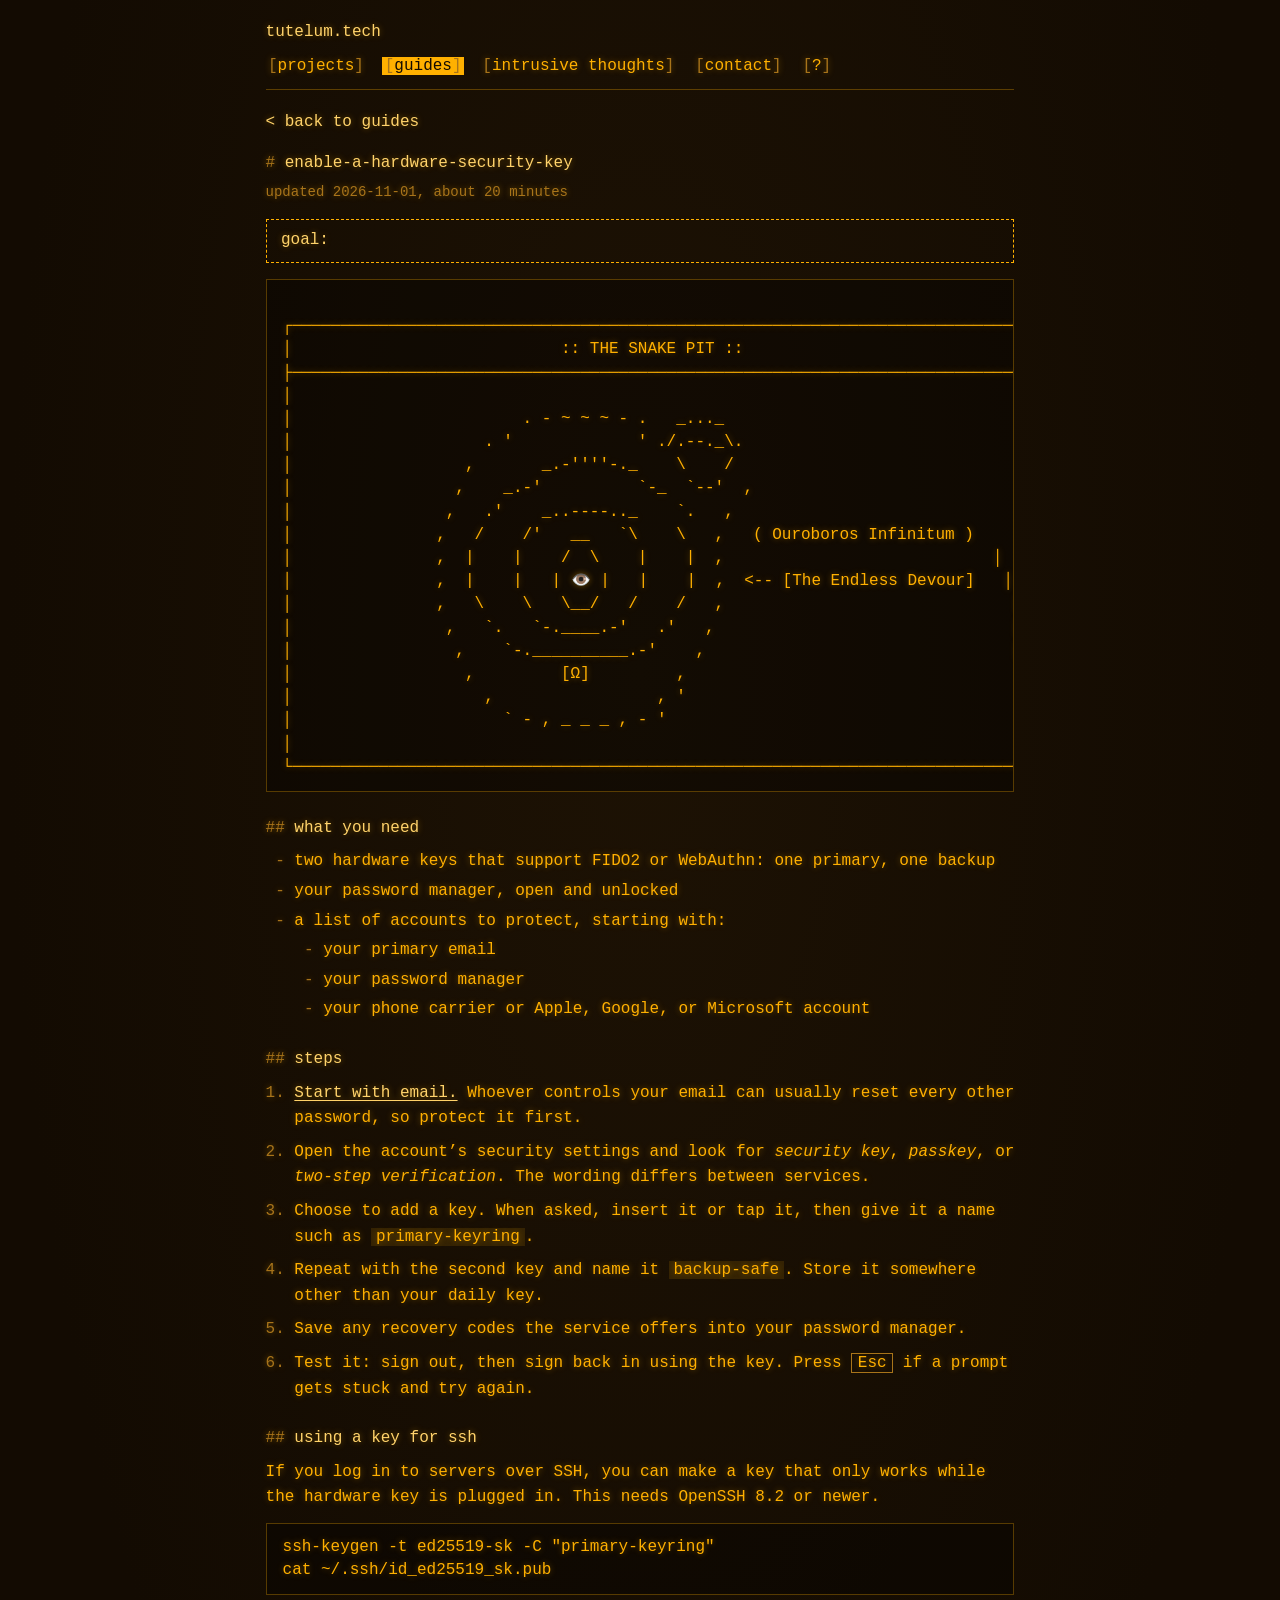
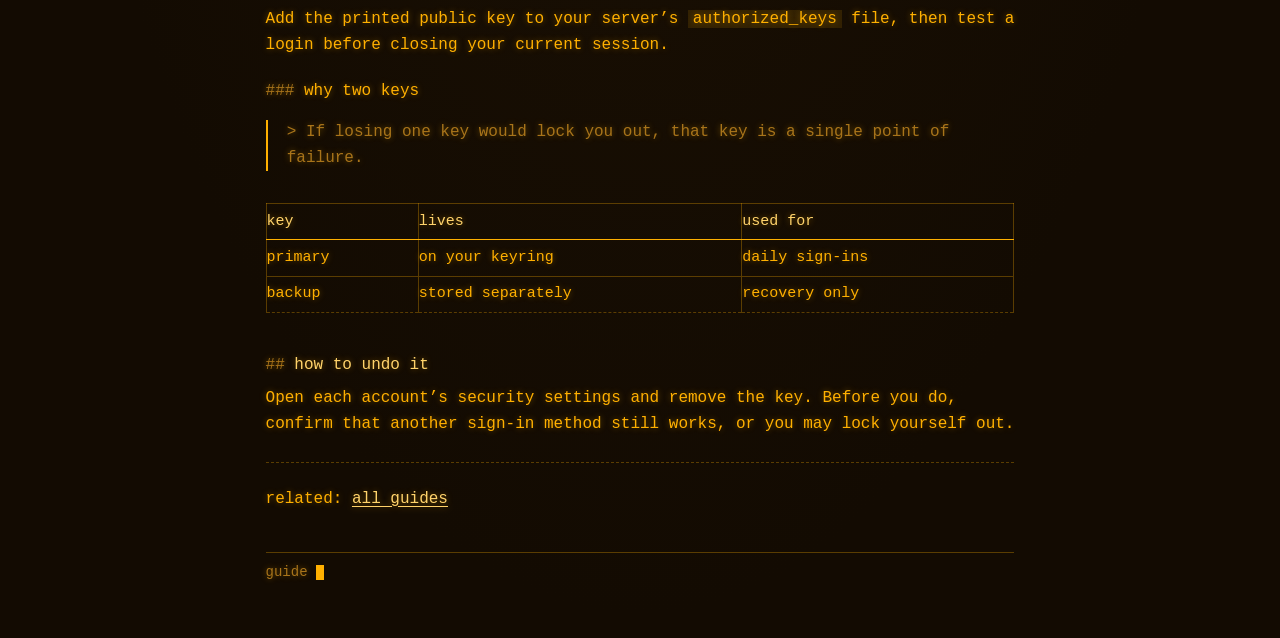
<file: enable-a-hardware-security-keyold.html>
<!doctype html>
<html lang="en">
<head>
  <meta charset="utf-8">
  <meta name="viewport" content="width=device-width, initial-scale=1">
  <title>tutelum.tech: enable a hardware security key</title>
  <meta name="description" content="Add a physical security key to your most important accounts, with a backup.">
  <link rel="stylesheet" href="style.css">
  <link rel="stylesheet" href="guide.css">
</head>
<body>
  <div class="term">
    <header>
      <p class="brand"><a href="index.html">tutelum.tech</a></p>
      <nav aria-label="Site">
        <ul>
          <li><a href="projects.html">projects</a></li>
          <li><a href="guides.html" aria-current="page">guides</a></li>
          <li><a href="thoughts.html">intrusive thoughts</a></li>
          <li><a href="contact.html">contact</a></li>
          <li><a href="about.html">?</a></li>
        </ul>
      </nav>
    </header>

    <main class="guide">
      <a class="back" href="guides.html">&lt; back to guides</a>

      <h1>enable-a-hardware-security-key</h1>
      <p class="byline">updated 2026-11-01, about 20 minutes</p>

      <p class="note"><strong>goal:</strong><pre><code>
┌─────────────────────────────────────────────────────────────────────────────┐
│                            :: THE SNAKE PIT ::                              │
├─────────────────────────────────────────────────────────────────────────────┤
│                                                                             │
│                        . - ~ ~ ~ - .   _..._                                │
│                    . '             ' ./.--._\.                              │
│                  ,       _.-''''-._    \    /                               │
│                 ,    _.-'          `-_  `--'  ,                             │
│                ,   .'    _..----.._    `.   ,                              │
│               ,   /    /'   __   `\    \   ,   ( Ouroboros Infinitum )     │
│               ,  |    |    /  \    |    |  ,                            │
│               ,  |    |   | 👁️ |   |    |  ,  <-- [The Endless Devour]   │
│               ,   \    \   \__/   /    /   ,                              │
│                ,   `.   `-.____.-'   .'   ,                               │
│                 ,    `-.__________.-'    ,                                │
│                  ,         [Ω]         ,                                    │
│                    ,                 , '                                    │
│                      ` - , _ _ _ , - '                                     │
│                                                                             │
└─────────────────────────────────────────────────────────────────────────────┘
</code></pre>

      <h2>what you need</h2>
      <ul>
        <li>two hardware keys that support FIDO2 or WebAuthn: one primary, one backup</li>
        <li>your password manager, open and unlocked</li>
        <li>a list of accounts to protect, starting with:
          <ul>
            <li>your primary email</li>
            <li>your password manager</li>
            <li>your phone carrier or Apple, Google, or Microsoft account</li>
          </ul>
        </li>
      </ul>

      <h2>steps</h2>
      <ol>
        <li><strong>Start with email.</strong> Whoever controls your email can usually reset every other password, so protect it first.</li>
        <li>Open the account’s security settings and look for <em>security key</em>, <em>passkey</em>, or <em>two-step verification</em>. The wording differs between services.</li>
        <li>Choose to add a key. When asked, insert it or tap it, then give it a name such as <code>primary-keyring</code>.</li>
        <li>Repeat with the second key and name it <code>backup-safe</code>. Store it somewhere other than your daily key.</li>
        <li>Save any recovery codes the service offers into your password manager.</li>
        <li>Test it: sign out, then sign back in using the key. Press <kbd>Esc</kbd> if a prompt gets stuck and try again.</li>
      </ol>

      <h2>using a key for ssh</h2>
      <p>If you log in to servers over SSH, you can make a key that only works while the hardware key is plugged in. This needs OpenSSH 8.2 or newer.</p>
      <pre><code>ssh-keygen -t ed25519-sk -C "primary-keyring"
cat ~/.ssh/id_ed25519_sk.pub</code></pre>
      <p>Add the printed public key to your server’s <code>authorized_keys</code> file, then test a login before closing your current session.</p>

      <h3>why two keys</h3>
      <blockquote>
        <p>If losing one key would lock you out, that key is a single point of failure.</p>
      </blockquote>

      <div class="table-wrap">
        <table>
          <thead>
            <tr>
              <th>key</th>
              <th>lives</th>
              <th>used for</th>
            </tr>
          </thead>
          <tbody>
            <tr>
              <td>primary</td>
              <td>on your keyring</td>
              <td>daily sign-ins</td>
            </tr>
            <tr>
              <td>backup</td>
              <td>stored separately</td>
              <td>recovery only</td>
            </tr>
          </tbody>
        </table>
      </div>

      <h2>how to undo it</h2>
      <p>Open each account’s security settings and remove the key. Before you do, confirm that another sign-in method still works, or you may lock yourself out.</p>

      <hr>
      <p>related: <a href="guides.html">all guides</a></p>
    </main>

    <footer class="status">
      guide <span class="cursor" aria-hidden="true"></span>
    </footer>
  </div>
</body>
</html>
</file>
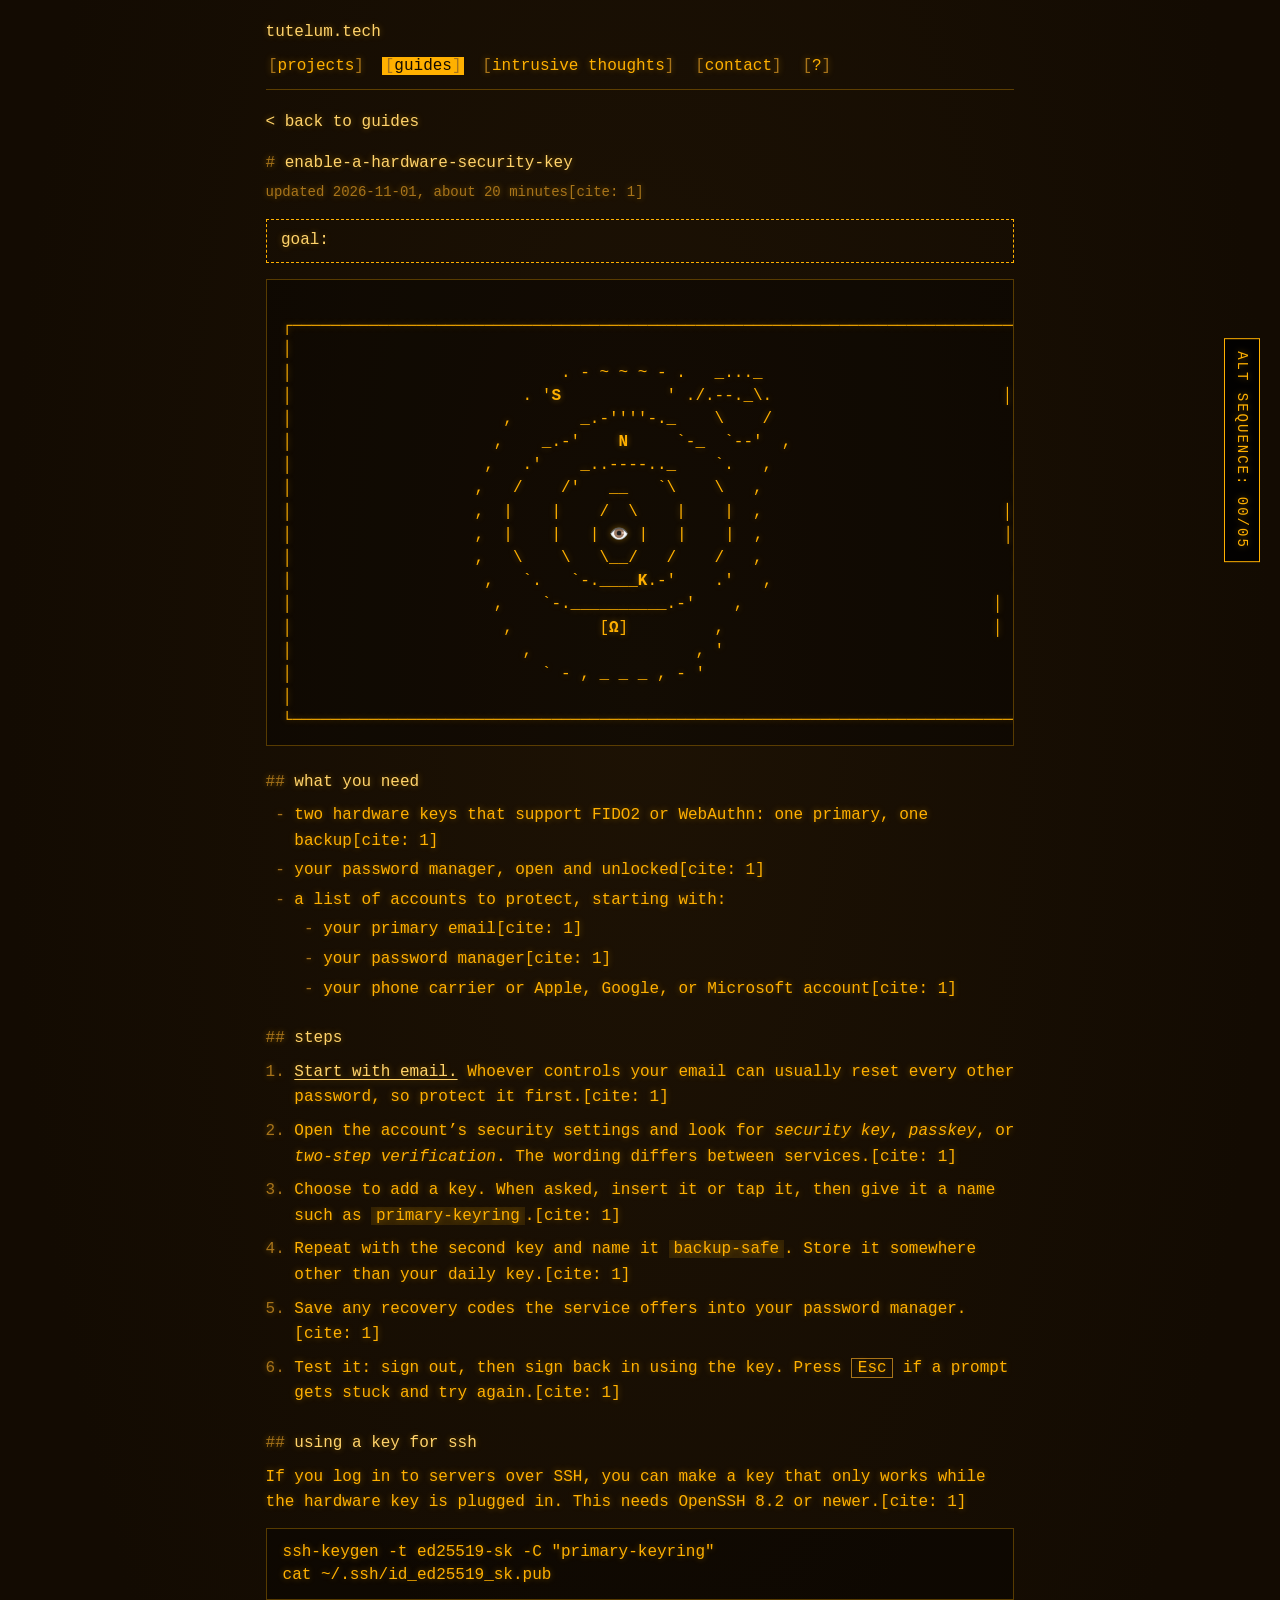
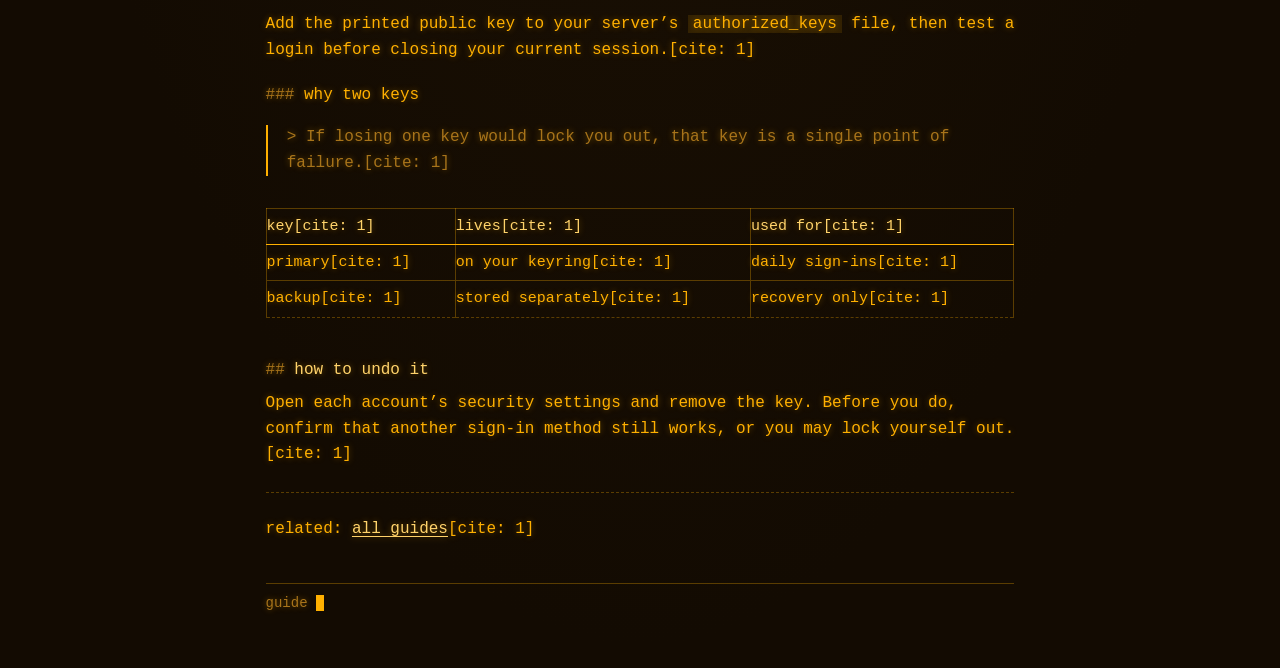
<file: gemini-code-1793592202985.html>
<!doctype html>
<html lang="en">
<head>
  <meta charset="utf-8">
  <meta name="viewport" content="width=device-width, initial-scale=1">
  <title>tutelum.tech: enable a hardware security key [alt]</title>
  <meta name="description" content="Add a physical security key to your most important accounts, with a backup.">
  <link rel="stylesheet" href="style.css">
  <link rel="stylesheet" href="guide.css">
  <style>
    /* Vertical Side Counter */
    .vertical-counter {
      position: fixed;
      right: 20px;
      top: 50%;
      transform: translateY(-50%);
      writing-mode: vertical-rl;
      text-orientation: mixed;
      font-family: monospace;
      font-size: 14px;
      letter-spacing: 2px;
      padding: 12px 6px;
      border: 1px solid currentColor;
      background: rgba(0, 0, 0, 0.85);
      z-index: 1000;
      user-select: none;
      transition: color 0.2s ease, border-color 0.2s ease;
    }

    /* Interactive ASCII Glyphs */
    .secret-glyph {
      cursor: pointer;
      font-weight: bold;
      transition: color 0.15s ease, opacity 0.15s ease;
    }
    .secret-glyph:hover {
      opacity: 0.7;
      text-shadow: 0 0 6px currentColor;
    }
    .secret-glyph:active {
      transform: scale(1.2);
    }
  </style>
</head>
<body>
  <!-- Fixed Vertical Counter -->
  <div class="vertical-counter" id="sideCounter">
    ALT SEQUENCE: <span id="counterValue">00</span>/05
  </div>

  <div class="term">
    <header>
      <p class="brand"><a href="index.html">tutelum.tech</a></p>
      <nav aria-label="Site">
        <ul>
          <li><a href="projects.html">projects</a></li>
          <li><a href="guides.html" aria-current="page">guides</a></li>
          <li><a href="thoughts.html">intrusive thoughts</a></li>
          <li><a href="contact.html">contact</a></li>
          <li><a href="about.html">?</a></li>
        </ul>
      </nav>
    </header>

    <main class="guide">
      <a class="back" href="guides.html">&lt; back to guides</a>

      <h1>enable-a-hardware-security-key</h1>
      <p class="byline">updated 2026-11-01, about 20 minutes[cite: 1]</p>

      <p class="note"><strong>goal:</strong><pre><code>
┌─────────────────────────────────────────────────────────────────────────────┐
│                                                                             │
│                            . - ~ ~ ~ - .   _..._                            │
│                        . '<span class="secret-glyph" data-index="3">S</span>           ' ./.--._\.                        │
│                      ,       _.-''''-._    \    /                           │
│                     ,    _.-'    <span class="secret-glyph" data-index="5">N</span>     `-_  `--'  ,                         │
│                    ,   .'    _..----.._    `.   ,                         │
│                   ,   /    /'   __   `\    \   ,                          │
│                   ,  |    |    /  \    |    |  ,                         │
│                   ,  |    |   | <span class="secret-glyph" data-index="2">👁️</span> |   |    |  ,                         │
│                   ,   \    \   \__/   /    /   ,                          │
│                    ,   `.   `-.____<span class="secret-glyph" data-index="4">K</span>.-'    .'   ,                         │
│                     ,    `-.__________.-'    ,                          │
│                      ,         [<span class="secret-glyph" data-index="1">Ω</span>]         ,                            │
│                        ,                 , '                                │
│                          ` - , _ _ _ , - '                                  │
│                                                                             │
└─────────────────────────────────────────────────────────────────────────────┘
</code></pre>

      <h2>what you need</h2>
      <ul>
        <li>two hardware keys that support FIDO2 or WebAuthn: one primary, one backup[cite: 1]</li>
        <li>your password manager, open and unlocked[cite: 1]</li>
        <li>a list of accounts to protect, starting with:
          <ul>
            <li>your primary email[cite: 1]</li>
            <li>your password manager[cite: 1]</li>
            <li>your phone carrier or Apple, Google, or Microsoft account[cite: 1]</li>
          </ul>
        </li>
      </ul>

      <h2>steps</h2>
      <ol>
        <li><strong>Start with email.</strong> Whoever controls your email can usually reset every other password, so protect it first.[cite: 1]</li>
        <li>Open the account’s security settings and look for <em>security key</em>, <em>passkey</em>, or <em>two-step verification</em>. The wording differs between services.[cite: 1]</li>
        <li>Choose to add a key. When asked, insert it or tap it, then give it a name such as <code>primary-keyring</code>.[cite: 1]</li>
        <li>Repeat with the second key and name it <code>backup-safe</code>. Store it somewhere other than your daily key.[cite: 1]</li>
        <li>Save any recovery codes the service offers into your password manager.[cite: 1]</li>
        <li>Test it: sign out, then sign back in using the key. Press <kbd>Esc</kbd> if a prompt gets stuck and try again.[cite: 1]</li>
      </ol>

      <h2>using a key for ssh</h2>
      <p>If you log in to servers over SSH, you can make a key that only works while the hardware key is plugged in. This needs OpenSSH 8.2 or newer.[cite: 1]</p>
      <pre><code>ssh-keygen -t ed25519-sk -C "primary-keyring"
cat ~/.ssh/id_ed25519_sk.pub</code></pre>
      <p>Add the printed public key to your server’s <code>authorized_keys</code> file, then test a login before closing your current session.[cite: 1]</p>

      <h3>why two keys</h3>
      <blockquote>
        <p>If losing one key would lock you out, that key is a single point of failure.[cite: 1]</p>
      </blockquote>

      <div class="table-wrap">
        <table>
          <thead>
            <tr>
              <th>key[cite: 1]</th>
              <th>lives[cite: 1]</th>
              <th>used for[cite: 1]</th>
            </tr>
          </thead>
          <tbody>
            <tr>
              <td>primary[cite: 1]</td>
              <td>on your keyring[cite: 1]</td>
              <td>daily sign-ins[cite: 1]</td>
            </tr>
            <tr>
              <td>backup[cite: 1]</td>
              <td>stored separately[cite: 1]</td>
              <td>recovery only[cite: 1]</td>
            </tr>
          </tbody>
        </table>
      </div>

      <h2>how to undo it</h2>
      <p>Open each account’s security settings and remove the key. Before you do, confirm that another sign-in method still works, or you may lock yourself out.[cite: 1]</p>

      <hr>
      <p>related: <a href="guides.html">all guides</a>[cite: 1]</p>
    </main>

    <footer class="status">
      guide <span class="cursor" aria-hidden="true"></span>
    </footer>
  </div>

  <script>
    document.addEventListener('DOMContentLoaded', () => {
      const STORAGE_STEP_KEY = 'tutelum_alt_glyph_step';
      const STORAGE_COMPLETED_KEY = 'tutelum_alt_glyph_completed';
      
      let currentStep = parseInt(localStorage.getItem(STORAGE_STEP_KEY) || '1', 10);
      const isCompleted = localStorage.getItem(STORAGE_COMPLETED_KEY) === 'true';

      const counterEl = document.getElementById('counterValue');
      const counterContainer = document.getElementById('sideCounter');
      const glyphs = document.querySelectorAll('.secret-glyph');

      function updateUI() {
        if (isCompleted) {
          counterContainer.style.color = '#00ff00';
          counterContainer.style.borderColor = '#00ff00';
          counterEl.textContent = '05';
          return;
        }
        const progress = Math.min(currentStep - 1, 5);
        counterEl.textContent = progress.toString().padStart(2, '0');
      }

      updateUI();

      glyphs.forEach(glyph => {
        glyph.addEventListener('click', () => {
          if (isCompleted) return;

          const clickedIndex = parseInt(glyph.getAttribute('data-index'), 10);

          if (clickedIndex === currentStep) {
            currentStep++;
            localStorage.setItem(STORAGE_STEP_KEY, currentStep);

            if (currentStep > 5) {
              localStorage.setItem(STORAGE_COMPLETED_KEY, 'true');
              triggerSuccessState();
            } else {
              updateUI();
            }
          } else {
            triggerResetState();
          }
        });
      });

      function triggerResetState() {
        currentStep = 1;
        localStorage.setItem(STORAGE_STEP_KEY, '1');
        
        counterContainer.style.color = '#ff4444';
        counterContainer.style.borderColor = '#ff4444';
        counterEl.textContent = 'ERR';

        setTimeout(() => {
          counterContainer.style.color = '';
          counterContainer.style.borderColor = '';
          updateUI();
        }, 800);
      }

      function triggerSuccessState() {
        counterContainer.style.color = '#00ff00';
        counterContainer.style.borderColor = '#00ff00';
        counterEl.textContent = 'OK';
      }
    });
  </script>
</body>
</html>
</file>
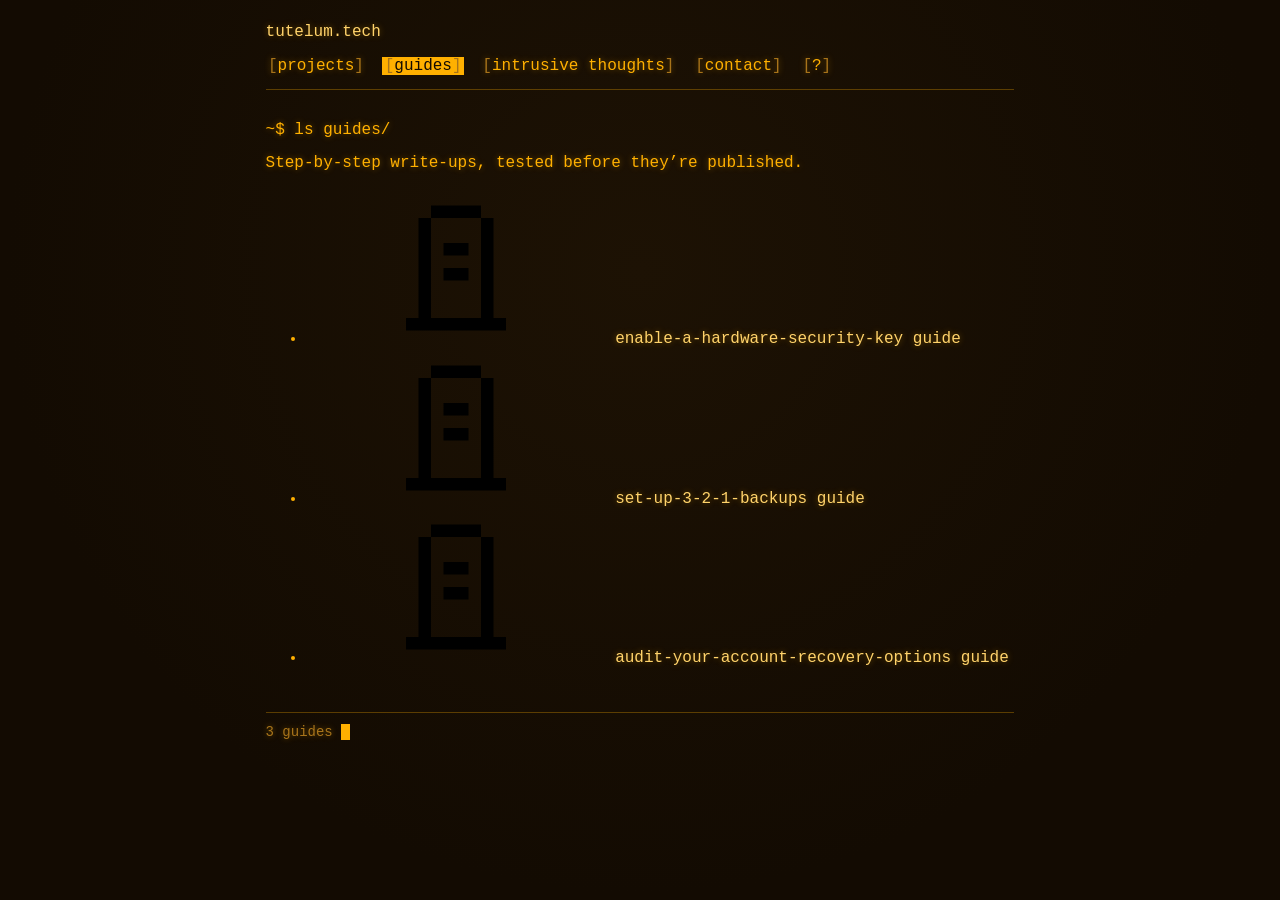
<file: guides.html>
<!doctype html>
<html lang="en">
<head>
  <meta charset="utf-8">
  <meta name="viewport" content="width=device-width, initial-scale=1">
  <title>tutelum.tech: guides</title>
  <meta name="description" content="Notes on personal tech projects that make everyday digital life safer.">
  <link rel="stylesheet" href="style.css">
</head>
<body>
  <!-- Inline SVG Symbol Definitions -->
  <svg width="0" height="0" style="position:absolute" aria-hidden="true">
    <symbol id="i-key" viewBox="0 0 12 12">
      <rect x="2" y="3" width="3" height="1"/><rect x="1" y="4" width="1" height="3"/><rect x="5" y="4" width="1" height="3"/><rect x="2" y="7" width="3" height="1"/><rect x="6" y="5" width="5" height="1"/><rect x="7" y="6" width="1" height="1"/><rect x="9" y="6" width="1" height="2"/>
    </symbol>
    <symbol id="i-stele" viewBox="0 0 12 12">
      <rect x="4" y="1" width="4" height="1"/><rect x="3" y="2" width="1" height="8"/><rect x="8" y="2" width="1" height="8"/><rect x="2" y="10" width="8" height="1"/><rect x="5" y="4" width="2" height="1"/><rect x="5" y="6" width="2" height="1"/>
    </symbol>
    <symbol id="i-eye" viewBox="0 0 12 12">
      <rect x="3" y="4" width="6" height="1"/><rect x="2" y="5" width="1" height="2"/><rect x="9" y="5" width="1" height="2"/><rect x="3" y="7" width="6" height="1"/><rect x="5" y="5" width="2" height="2"/>
    </symbol>
    <symbol id="i-mail" viewBox="0 0 12 12">
      <rect x="1" y="3" width="10" height="1"/><rect x="1" y="4" width="1" height="5"/><rect x="10" y="4" width="1" height="5"/><rect x="1" y="9" width="10" height="1"/><rect x="2" y="4" width="1" height="1"/><rect x="3" y="5" width="1" height="1"/><rect x="4" y="6" width="4" height="1"/><rect x="8" y="5" width="1" height="1"/><rect x="9" y="4" width="1" height="1"/>
    </symbol>
    <symbol id="i-help" viewBox="0 0 12 12">
      <rect x="4" y="2" width="4" height="1"/><rect x="3" y="3" width="1" height="1"/><rect x="8" y="3" width="1" height="1"/><rect x="8" y="4" width="1" height="1"/><rect x="7" y="5" width="1" height="1"/><rect x="6" y="6" width="1" height="2"/><rect x="6" y="9" width="1" height="1"/>
    </symbol>
  </svg>

  <div class="term">
    <header>
      <p class="brand"><a href="index.html">tutelum.tech</a></p>
      <nav aria-label="Site">
        <ul>
          <li><a href="projects.html">projects</a></li>
          <li><a href="guides.html" aria-current="page">guides</a></li>
          <li><a href="thoughts.html">intrusive thoughts</a></li>
          <li><a href="contact.html">contact</a></li>
          <li><a href="about.html">?</a></li>
        </ul>
      </nav>
    </header>

    <main>
      <p><span class="pr">~$</span> ls guides/</p>
      <p class="dim">Step-by-step write-ups, tested before they’re published.</p>
      
      <!-- Sample entries: replace with your own -->
      <ul class="dir">
        <li>
          <a href="enable-a-hardware-security-key.html">
            <svg class="icon" aria-hidden="true"><use href="#i-stele"/></svg>
            <span class="name">enable-a-hardware-security-key</span>
            <span class="meta">guide</span>
          </a>
        </li>
        <li>
          <a href="#">
            <svg class="icon" aria-hidden="true"><use href="#i-stele"/></svg>
            <span class="name">set-up-3-2-1-backups</span>
            <span class="meta">guide</span>
          </a>
        </li>
        <li>
          <a href="#">
            <svg class="icon" aria-hidden="true"><use href="#i-stele"/></svg>
            <span class="name">audit-your-account-recovery-options</span>
            <span class="meta">guide</span>
          </a>
        </li>
      </ul>
    </main>

    <footer class="status">
      3 guides <span class="cursor" aria-hidden="true"></span>
    </footer>
  </div>
</body>
</html>
</file>
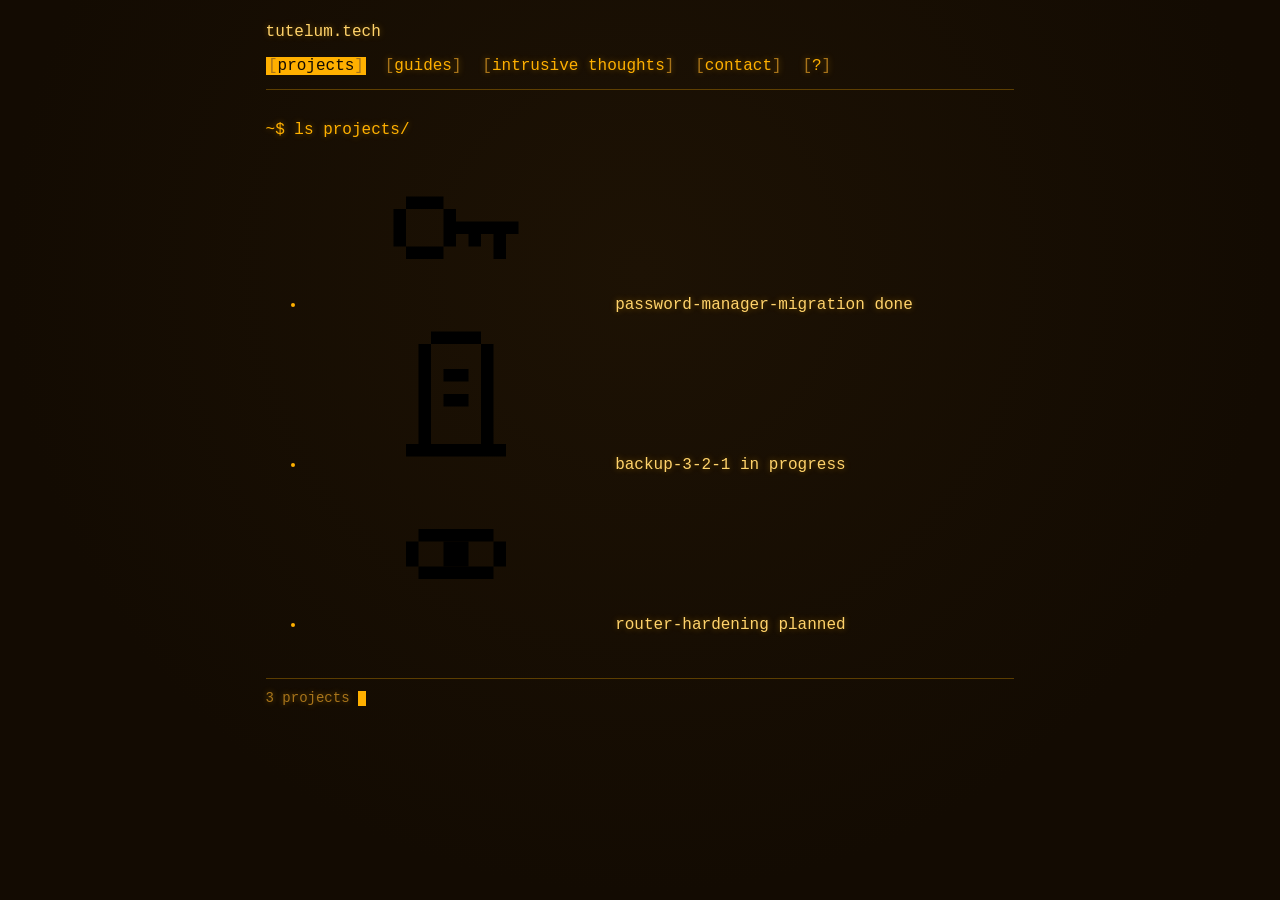
<file: projects.html>
<!doctype html>
<html lang="en">
<head>
  <meta charset="utf-8">
  <meta name="viewport" content="width=device-width, initial-scale=1">
  <title>tutelum.tech: projects</title>
  <meta name="description" content="Notes on personal tech projects that make everyday digital life safer.">
  <link rel="stylesheet" href="style.css">
</head>
<body>
  <!-- Inline SVG Symbol Definitions -->
  <svg width="0" height="0" style="position:absolute" aria-hidden="true">
    <symbol id="i-key" viewBox="0 0 12 12">
      <rect x="2" y="3" width="3" height="1"/><rect x="1" y="4" width="1" height="3"/><rect x="5" y="4" width="1" height="3"/><rect x="2" y="7" width="3" height="1"/><rect x="6" y="5" width="5" height="1"/><rect x="7" y="6" width="1" height="1"/><rect x="9" y="6" width="1" height="2"/>
    </symbol>
    <symbol id="i-stele" viewBox="0 0 12 12">
      <rect x="4" y="1" width="4" height="1"/><rect x="3" y="2" width="1" height="8"/><rect x="8" y="2" width="1" height="8"/><rect x="2" y="10" width="8" height="1"/><rect x="5" y="4" width="2" height="1"/><rect x="5" y="6" width="2" height="1"/>
    </symbol>
    <symbol id="i-eye" viewBox="0 0 12 12">
      <rect x="3" y="4" width="6" height="1"/><rect x="2" y="5" width="1" height="2"/><rect x="9" y="5" width="1" height="2"/><rect x="3" y="7" width="6" height="1"/><rect x="5" y="5" width="2" height="2"/>
    </symbol>
    <symbol id="i-mail" viewBox="0 0 12 12">
      <rect x="1" y="3" width="10" height="1"/><rect x="1" y="4" width="1" height="5"/><rect x="10" y="4" width="1" height="5"/><rect x="1" y="9" width="10" height="1"/><rect x="2" y="4" width="1" height="1"/><rect x="3" y="5" width="1" height="1"/><rect x="4" y="6" width="4" height="1"/><rect x="8" y="5" width="1" height="1"/><rect x="9" y="4" width="1" height="1"/>
    </symbol>
    <symbol id="i-help" viewBox="0 0 12 12">
      <rect x="4" y="2" width="4" height="1"/><rect x="3" y="3" width="1" height="1"/><rect x="8" y="3" width="1" height="1"/><rect x="8" y="4" width="1" height="1"/><rect x="7" y="5" width="1" height="1"/><rect x="6" y="6" width="1" height="2"/><rect x="6" y="9" width="1" height="1"/>
    </symbol>
  </svg>

  <div class="term">
    <header>
      <p class="brand"><a href="index.html">tutelum.tech</a></p>
      <nav aria-label="Site">
        <ul>
          <li><a href="projects.html" aria-current="page">projects</a></li>
          <li><a href="guides.html">guides</a></li>
          <li><a href="thoughts.html">intrusive thoughts</a></li>
          <li><a href="contact.html">contact</a></li>
          <li><a href="about.html">?</a></li>
        </ul>
      </nav>
    </header>

    <main>
      <p><span class="pr">~$</span> ls projects/</p>
      
      <!-- Sample entries: replace with your own -->
      <ul class="dir">
        <li>
          <a href="#">
            <svg class="icon" aria-hidden="true"><use href="#i-key"/></svg>
            <span class="name">password-manager-migration</span>
            <span class="meta">done</span>
          </a>
        </li>
        <li>
          <a href="#">
            <svg class="icon" aria-hidden="true"><use href="#i-stele"/></svg>
            <span class="name">backup-3-2-1</span>
            <span class="meta">in progress</span>
          </a>
        </li>
        <li>
          <a href="#">
            <svg class="icon" aria-hidden="true"><use href="#i-eye"/></svg>
            <span class="name">router-hardening</span>
            <span class="meta">planned</span>
          </a>
        </li>
      </ul>
    </main>

    <footer class="status">
      3 projects <span class="cursor" aria-hidden="true"></span>
    </footer>
  </div>
</body>
</html>
</file>
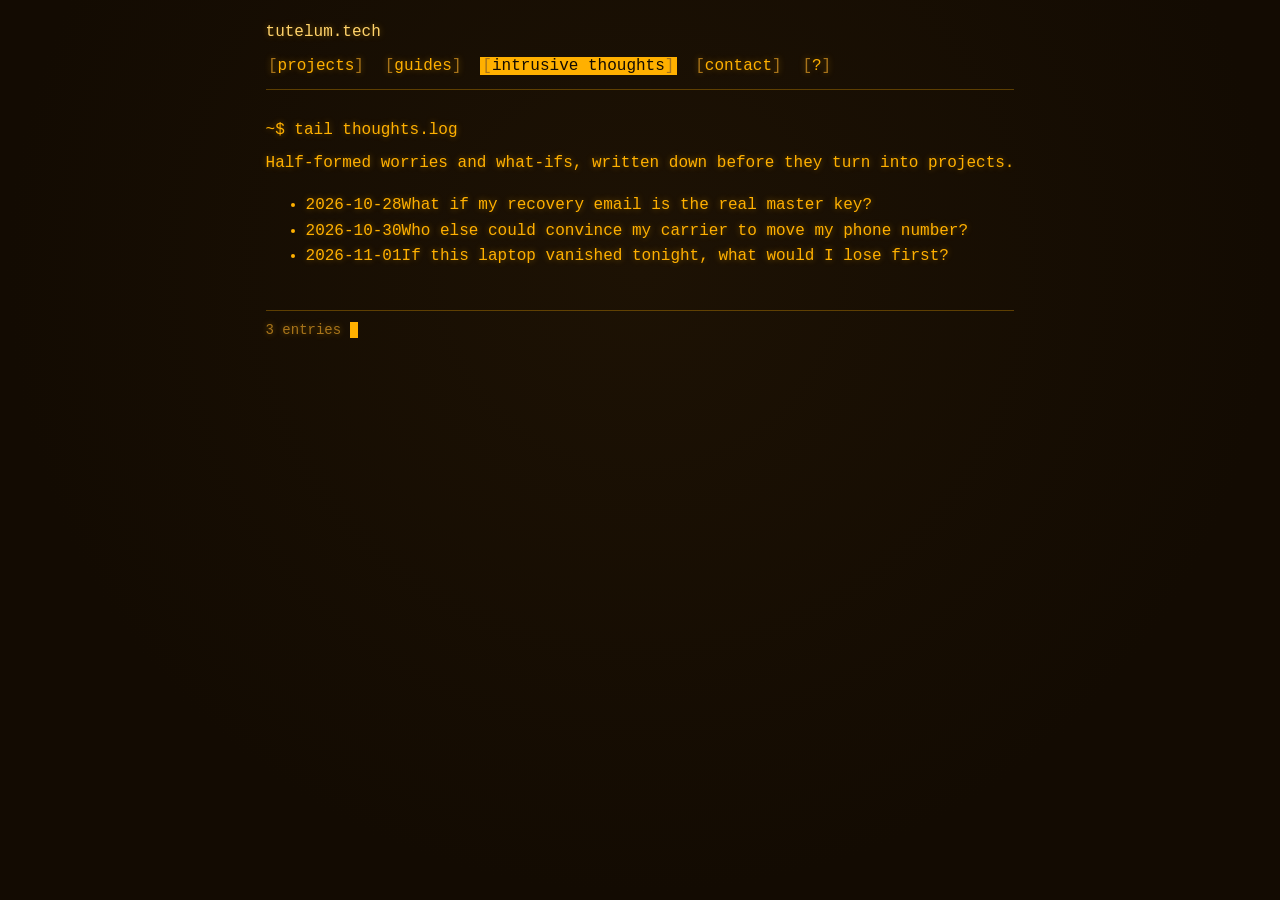
<file: thoughts.html>
<!doctype html>
<html lang="en">
<head>
  <meta charset="utf-8">
  <meta name="viewport" content="width=device-width, initial-scale=1">
  <title>tutelum.tech: intrusive thoughts</title>
  <meta name="description" content="Notes on personal tech projects that make everyday digital life safer.">
  <link rel="stylesheet" href="style.css">
</head>
<body>
  <!-- Inline SVG Symbol Definitions -->
  <svg width="0" height="0" style="position:absolute" aria-hidden="true">
    <symbol id="i-key" viewBox="0 0 12 12">
      <rect x="2" y="3" width="3" height="1"/><rect x="1" y="4" width="1" height="3"/><rect x="5" y="4" width="1" height="3"/><rect x="2" y="7" width="3" height="1"/><rect x="6" y="5" width="5" height="1"/><rect x="7" y="6" width="1" height="1"/><rect x="9" y="6" width="1" height="2"/>
    </symbol>
    <symbol id="i-stele" viewBox="0 0 12 12">
      <rect x="4" y="1" width="4" height="1"/><rect x="3" y="2" width="1" height="8"/><rect x="8" y="2" width="1" height="8"/><rect x="2" y="10" width="8" height="1"/><rect x="5" y="4" width="2" height="1"/><rect x="5" y="6" width="2" height="1"/>
    </symbol>
    <symbol id="i-eye" viewBox="0 0 12 12">
      <rect x="3" y="4" width="6" height="1"/><rect x="2" y="5" width="1" height="2"/><rect x="9" y="5" width="1" height="2"/><rect x="3" y="7" width="6" height="1"/><rect x="5" y="5" width="2" height="2"/>
    </symbol>
    <symbol id="i-mail" viewBox="0 0 12 12">
      <rect x="1" y="3" width="10" height="1"/><rect x="1" y="4" width="1" height="5"/><rect x="10" y="4" width="1" height="5"/><rect x="1" y="9" width="10" height="1"/><rect x="2" y="4" width="1" height="1"/><rect x="3" y="5" width="1" height="1"/><rect x="4" y="6" width="4" height="1"/><rect x="8" y="5" width="1" height="1"/><rect x="9" y="4" width="1" height="1"/>
    </symbol>
    <symbol id="i-help" viewBox="0 0 12 12">
      <rect x="4" y="2" width="4" height="1"/><rect x="3" y="3" width="1" height="1"/><rect x="8" y="3" width="1" height="1"/><rect x="8" y="4" width="1" height="1"/><rect x="7" y="5" width="1" height="1"/><rect x="6" y="6" width="1" height="2"/><rect x="6" y="9" width="1" height="1"/>
    </symbol>
  </svg>

  <div class="term">
    <header>
      <p class="brand"><a href="index.html">tutelum.tech</a></p>
      <nav aria-label="Site">
        <ul>
          <li><a href="projects.html">projects</a></li>
          <li><a href="guides.html">guides</a></li>
          <li><a href="thoughts.html" aria-current="page">intrusive thoughts</a></li>
          <li><a href="contact.html">contact</a></li>
          <li><a href="about.html">?</a></li>
        </ul>
      </nav>
    </header>

    <main>
      <p><span class="pr">~$</span> tail thoughts.log</p>
      <p class="dim">Half-formed worries and what-ifs, written down before they turn into projects.</p>
      
      <!-- Sample entries: replace with your own -->
      <ul class="log">
        <li><time>2026-10-28</time><span>What if my recovery email is the real master key?</span></li>
        <li><time>2026-10-30</time><span>Who else could convince my carrier to move my phone number?</span></li>
        <li><time>2026-11-01</time><span>If this laptop vanished tonight, what would I lose first?</span></li>
      </ul>
    </main>

    <footer class="status">
      3 entries <span class="cursor" aria-hidden="true"></span>
    </footer>
  </div>
</body>
</html>
</file>
<file: style.css>
/* ==========================================
   1. VARIABLES & DESIGN TOKENS
   ========================================== */
:root {
  --bg: #130b02;
  --amber: #ffb000;
  --bright: #ffd36b;
  --dim: #a8741a;
  --rule: rgba(255, 176, 0, .3);
  --font: ui-monospace, "Cascadia Mono", "SF Mono", Menlo, Consolas, "Liberation Mono", monospace;
  color-scheme: dark;
}

/* ==========================================
   2. BASE STYLES & RESET
   ========================================== */
* {
  box-sizing: border-box;
}

html {
  background: var(--bg);
}

body {
  margin: 0;
  padding: 1.25rem 1rem 3rem;
  min-height: 100vh;
  background: radial-gradient(ellipse at 50% 30%, #1d1204 0%, var(--bg) 70%);
  color: var(--amber);
  font: 16px/1.6 var(--font);
  text-shadow: 0 0 6px rgba(255, 176, 0, .4);
}

a {
  color: var(--bright);
  text-decoration: none;
}

a:focus-visible {
  outline: 2px solid var(--bright);
  outline-offset: 2px;
}

p {
  margin: .5rem 0;
}

h2 {
  font-size: 1rem;
  font-weight: normal;
  margin: 1.5rem 0 .4rem;
  color: var(--bright);
}

/* ==========================================
   3. LAYOUT CONTAINER (.term)
   ========================================== */
.term {
  max-width: 78ch;
  margin: 0 auto;
}

main {
  padding-top: 1.25rem;
}

/* ==========================================
   4. HEADER & NAVIGATION
   ========================================== */
.brand {
  font-size: 1rem;
  margin: 0;
  font-weight: normal;
}

.brand a {
  color: var(--bright);
}

nav ul {
  list-style: none;
  margin: .5rem 0 0;
  padding: 0 0 .6rem;
  display: flex;
  flex-wrap: wrap;
  gap: .1rem 1rem;
  border-bottom: 1px solid var(--rule);
}

nav a {
  color: var(--amber);
  padding: 0 .15rem;
}

nav a::before {
  content: "[";
  color: var(--dim);
}

nav a::after {
  content: "]";
  color: var(--dim);
}

nav a:hover,
nav a:focus-visible {
  background: var(--amber);
  color: var(--bg);
  text-shadow: none;
}

nav a[aria-current="page"] {
  background: var(--amber);
  color: var(--bg);
  text-shadow: none;
}

/* ==========================================
   5. COMPONENT STYLES
   ========================================== */
.ib { font-style: italic; }
.art-wrap { overflow-x: auto; }
.guide .art-wrap pre { margin: 0; border: 0; background: none; padding: 0; cursor: default; user-select: none; -webkit-user-select: none; }
#cmd { color: var(--bright,#ffd24a); text-decoration: none; }
#cmd:hover, #cmd:focus-visible { background: var(--amber,#ffb000); color: #000; outline: none; }

table { width: 100%; border-collapse: collapse; margin: 1rem 0; }
th, td { border: 1px solid var(--rule); padding: 0.5rem; text-align: left; }
blockquote { border-left: 2px solid var(--amber); margin-left: 0; padding-left: 1rem; }

/* ==========================================
   6. FOOTER & STATUS
   ========================================== */
.status {
  margin-top: 2.5rem;
  padding-top: .5rem;
  border-top: 1px solid var(--rule);
  color: var(--dim);
  font-size: .875rem;
}

.cursor {
  display: inline-block;
  width: .6em;
  height: 1.1em;
  background: var(--amber);
  vertical-align: text-bottom;
  animation: blink 1.1s steps(1) infinite;
}

@keyframes blink {
  50% { opacity: 0; }
}

/* ==========================================
   7. PSEUDO-CONSOLE WINDOW
   ========================================== */
.pseudo-console {
  position: fixed;
  bottom: 30px;
  right: 30px;
  width: 320px;
  background: rgba(10, 10, 10, 0.95);
  border: 1px solid var(--amber, #ffb000);
  box-shadow: 0 4px 20px rgba(0, 0, 0, 0.8), 0 0 10px rgba(255, 176, 0, 0.2);
  font-family: var(--font);
  color: var(--amber);
  z-index: 9999;
  display: none;
  flex-direction: column;
  user-select: none;
}

.console-header {
  background: var(--amber);
  color: var(--bg);
  padding: 4px 8px;
  font-size: 12px;
  font-weight: bold;
  display: flex;
  justify-content: space-between;
  align-items: center;
  cursor: move;
}

.console-title {
  letter-spacing: 1px;
}

.console-body {
  padding: 10px;
  font-size: 12px;
  max-height: 150px;
  overflow-y: auto;
  display: flex;
  flex-direction: column;
  gap: 6px;
}

.console-output {
  white-space: pre-wrap;
  word-break: break-all;
  opacity: 0.85;
  line-height: 1.4;
}

.console-input-line {
  display: flex;
  align-items: center;
  gap: 6px;
  border-top: 1px dashed var(--rule);
  padding-top: 6px;
}

.console-prompt {
  color: var(--bright);
}

.console-input {
  background: transparent;
  border: none;
  color: var(--bright);
  font-family: var(--font);
  font-size: 12px;
  outline: none;
  width: 100%;
}

/* ==========================================
   8. GLITCH & TOTAL RECALL ANIMATION EFFECTS
   ========================================== */
@keyframes screenGlitch {
  0% { transform: translate(0); filter: hue-rotate(0deg); }
  20% { transform: translate(-5px, 5px); filter: hue-rotate(90deg) invert(1); }
  40% { transform: translate(-3px, -3px); filter: hue-rotate(180deg); }
  60% { transform: translate(5px, 3px); filter: hue-rotate(270deg) invert(1); }
  80% { transform: translate(2px, -2px); filter: hue-rotate(45deg); }
  100% { transform: translate(0); filter: none; }
}

@keyframes scanlineFlicker {
  0% { opacity: 0.8; }
  50% { opacity: 0.2; background: linear-gradient(rgba(18, 16, 16, 0) 50%, rgba(0, 0, 0, 0.5) 50%); background-size: 100% 4px; }
  100% { opacity: 0.8; }
}

.glitch-active {
  animation: screenGlitch 0.15s infinite linear, scanlineFlicker 0.1s infinite;
  pointer-events: none;
}

.blackout {
  background: #000 !important;
  color: #ff0000 !important;
  transition: background 0.3s ease;
}
.blackout * {
  color: #ff0000 !important;
  text-shadow: 0 0 8px #ff0000 !important;
}
</file>
<file: guide.css>
/* Extra styles for individual guide pages. Link it after style.css. */
.guide h1{font-size:1rem;font-weight:normal;color:var(--bright);margin:0 0 .25rem}
.guide h1::before{content:"# ";color:var(--dim)}
.guide h2::before{content:"## ";color:var(--dim)}
.guide h3{font-size:1rem;font-weight:normal;color:var(--amber);margin:1.25rem 0 .25rem}
.guide h3::before{content:"### ";color:var(--dim)}
.guide .byline{color:var(--dim);font-size:.875rem;margin:0 0 1rem}
.guide p a,.guide li a,.guide td a{text-decoration:underline;text-underline-offset:3px}
.guide strong{color:var(--bright);font-weight:normal;text-decoration:underline;text-underline-offset:3px}
.guide em{font-style:italic}
.guide code{background:rgba(255,176,0,.12);padding:0 .3em}
.guide pre{background:rgba(0,0,0,.35);border:1px solid var(--rule);padding:.75rem 1rem;overflow-x:auto;margin:.75rem 0;line-height:1.45}
.guide pre code{background:none;padding:0}
.guide kbd{border:1px solid var(--dim);padding:0 .35em;font:inherit}
.guide ol{counter-reset:step;list-style:none;margin:.5rem 0;padding:0}
.guide ol>li{counter-increment:step;position:relative;padding-left:3ch;margin:.5rem 0}
.guide ol>li::before{content:counter(step) ".";position:absolute;left:0;color:var(--dim)}
.guide ul{list-style:none;margin:.5rem 0;padding:0}
.guide ul>li{position:relative;padding-left:3ch;margin:.25rem 0}
.guide ul>li::before{content:"-";position:absolute;left:1ch;color:var(--dim)}
.guide li>ul{margin:.25rem 0 .5rem}
.guide .note{border:1px dashed var(--amber);padding:.5rem .9rem;margin:1rem 0}
.guide .note strong{text-decoration:none}
.guide blockquote{margin:1rem 0;padding:0 0 0 2ch;color:var(--dim)}
.guide blockquote p::before{content:"> "}
.guide .table-wrap{overflow-x:auto;margin:1rem 0}
.guide table{border-collapse:collapse;width:100%;font-size:.9375rem}
.guide th,.guide td{text-align:left;vertical-align:top;padding:.35rem 1rem .35rem 0;border-bottom:1px dashed var(--rule)}
.guide th{color:var(--bright);font-weight:normal;border-bottom:1px solid var(--amber)}
.guide hr{border:0;border-top:1px dashed var(--rule);margin:1.5rem 0}
.guide .back{display:inline-block;margin-bottom:1rem}
</file>
